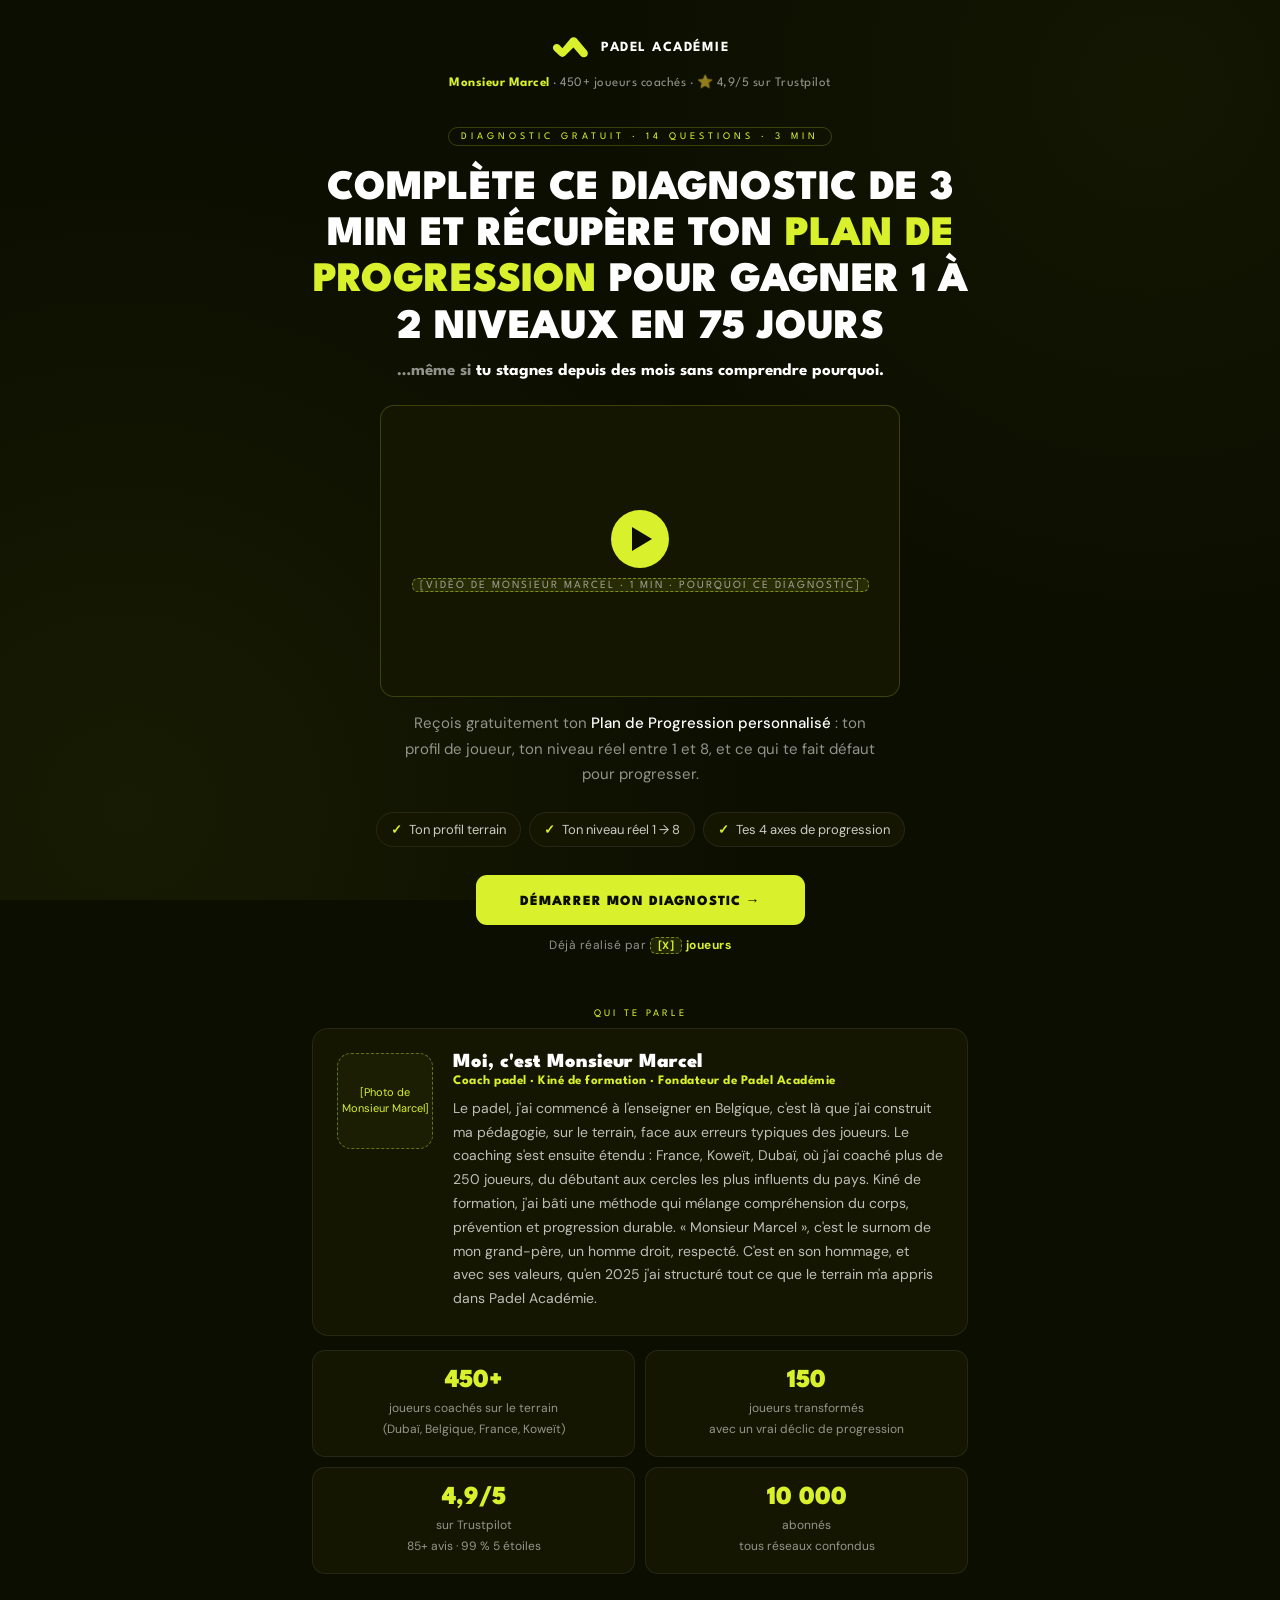
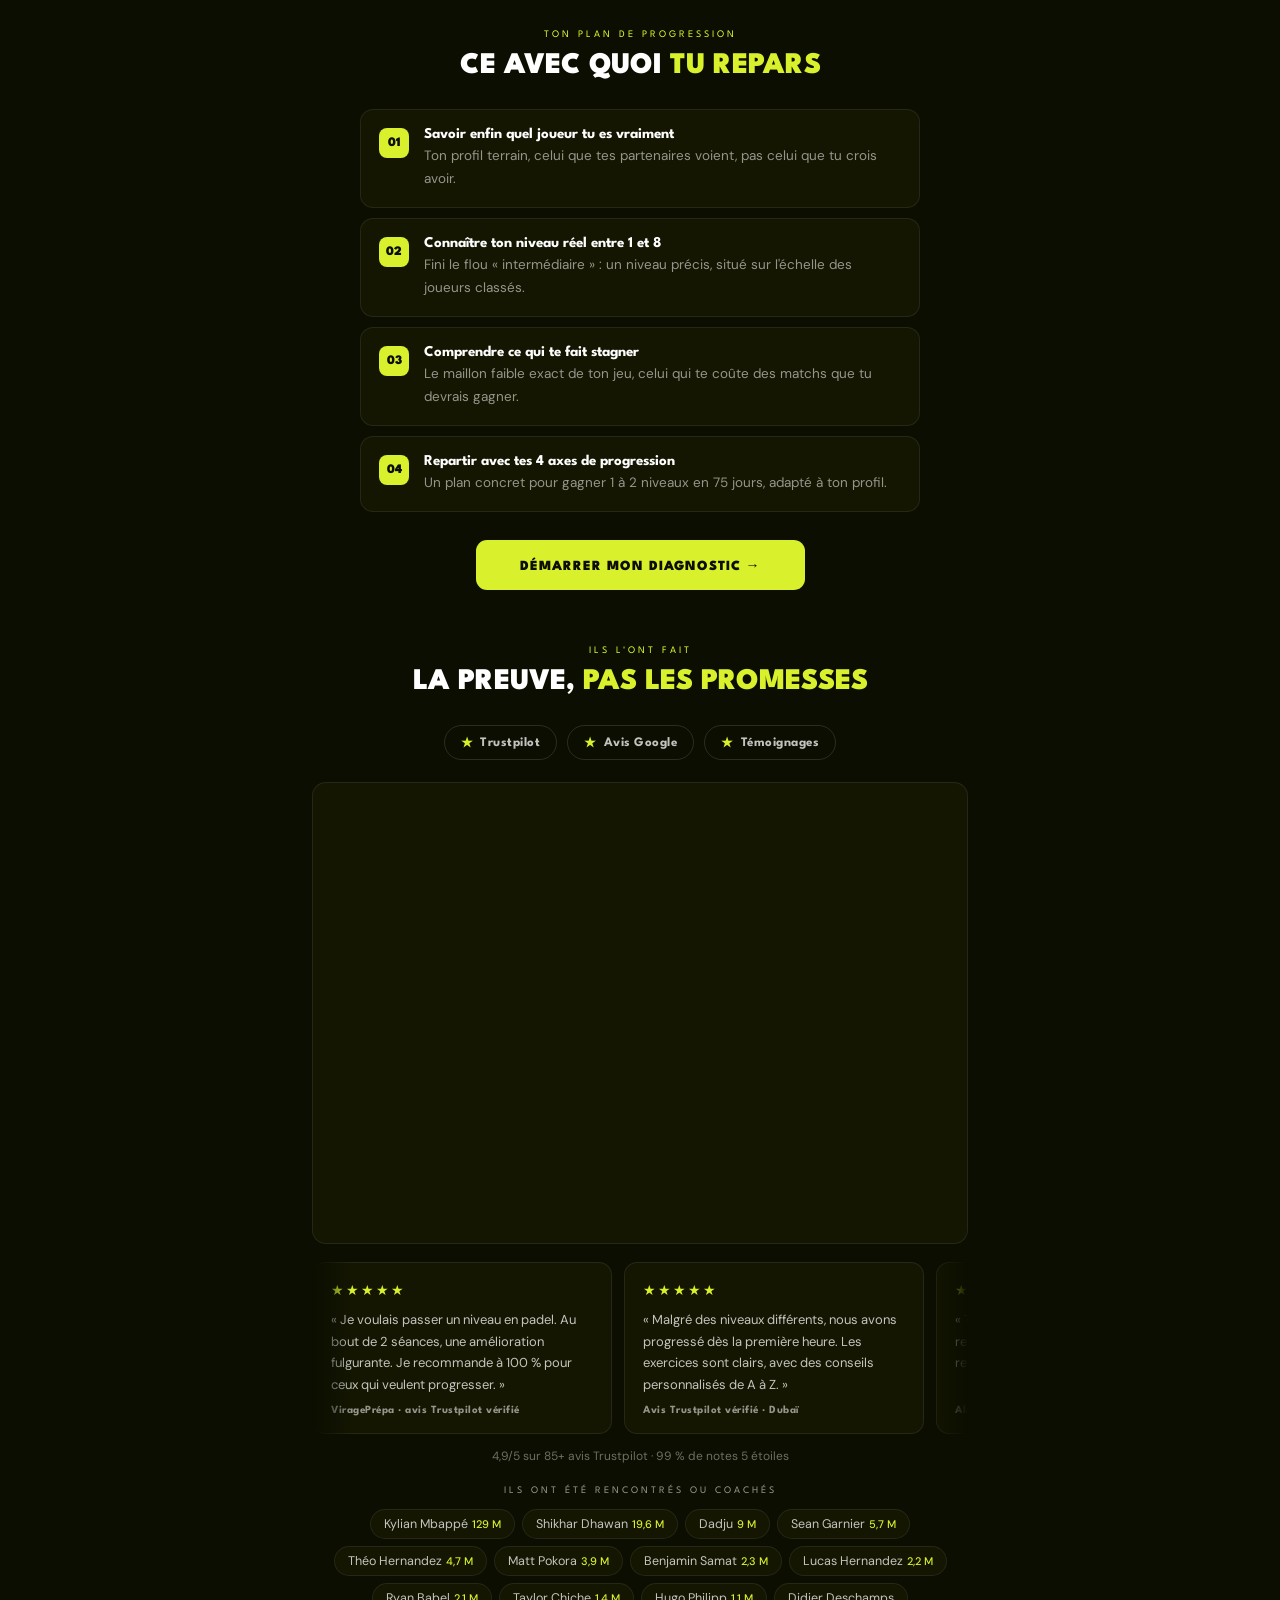
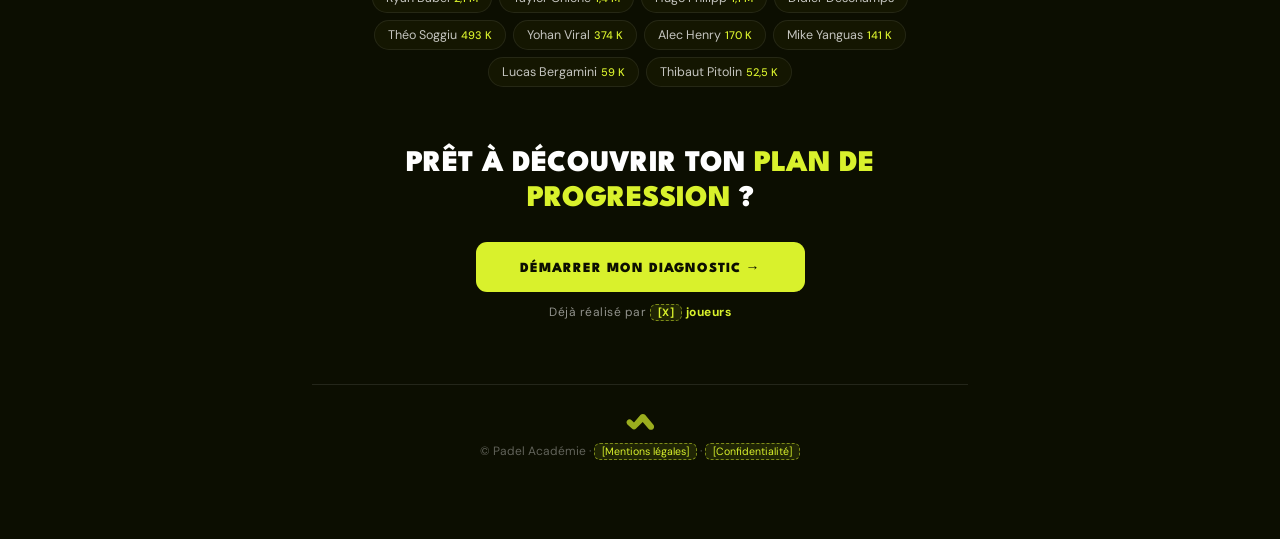
<file: funnel-v7/sources/lp-quiz-v7.source.html>
<!DOCTYPE html>
<!-- ⚠️ CHIFFRES À VÉRIFIER AVANT MISE EN LIGNE (retour Louis 29/07) :
     nombre d'avis · note Trustpilot · joueurs coachés (450+) · joueurs transformés (150) · abonnés (10 000) -->

<html lang="fr">
<head>
<meta charset="UTF-8">
<meta name="viewport" content="width=device-width, initial-scale=1.0">
<title>Gagne 1 à 2 niveaux en 75 jours : Padel Académie</title>
<link href="https://fonts.googleapis.com/css2?family=League+Spartan:wght@400;700;900&family=DM+Sans:wght@300;400;500&display=swap" rel="stylesheet">
<style>
:root{--lime:#D9F12C;--dark:#0C0E01;--dark2:#141601;--dark3:#1c1e04;--white:#fff;--wd:rgba(255,255,255,.55);--wf:rgba(255,255,255,.1);--lg:rgba(217,241,44,.07)}
*{margin:0;padding:0;box-sizing:border-box}
html{scroll-behavior:smooth}
body{background:var(--dark);color:var(--white);font-family:'DM Sans',sans-serif;min-height:100vh;overflow-x:hidden}
body::before{content:'';position:fixed;inset:0;z-index:0;background-image:radial-gradient(circle at 10% 90%,rgba(217,241,44,.06) 0%,transparent 50%),radial-gradient(circle at 90% 10%,rgba(217,241,44,.04) 0%,transparent 45%);pointer-events:none}
.wrap{position:relative;z-index:1;max-width:700px;margin:0 auto;padding:36px 22px 80px}
.logo{display:flex;align-items:center;gap:12px}
.logo svg{width:38px;height:auto}
.logo-txt{font-family:'League Spartan',sans-serif;font-weight:700;font-size:14px;letter-spacing:1.5px;text-transform:uppercase}
.ph{background:rgba(217,241,44,.1);border:1px dashed rgba(217,241,44,.5);color:var(--lime);border-radius:6px;padding:1px 7px;font-size:.88em}

/* ---------- landing ---------- */
.lp-head{display:flex;flex-direction:column;align-items:center;gap:16px;text-align:center;margin-bottom:34px}
.autorite{font-family:'League Spartan',sans-serif;font-size:13px;letter-spacing:.5px;color:var(--wd)}
.autorite b{color:var(--lime);font-weight:700}
.hero{text-align:center;animation:up .5s ease forwards}
.itag{display:inline-block;font-family:'League Spartan',sans-serif;font-size:10px;color:var(--lime);letter-spacing:4px;text-transform:uppercase;padding:4px 12px;border:1px solid rgba(217,241,44,.22);border-radius:20px;margin-bottom:20px}
.hero h1{font-family:'League Spartan',sans-serif;font-weight:900;text-transform:uppercase;font-size:clamp(30px,7vw,42px);line-height:1.1;margin-bottom:12px}
.hero h1 span{color:var(--lime)}
.hero .memesi{font-family:'League Spartan',sans-serif;font-weight:700;font-size:17px;color:var(--wd);margin-bottom:26px}
.hero .memesi em{color:var(--white);font-style:normal}
.video-cadre{max-width:520px;margin:0 auto 14px;aspect-ratio:16/9;border-radius:14px;border:1px solid rgba(217,241,44,.2);background:var(--dark2);display:flex;flex-direction:column;align-items:center;justify-content:center;gap:10px;cursor:pointer;transition:border-color .2s}
.video-cadre:hover{border-color:rgba(217,241,44,.5)}
.video-cadre .play{width:58px;height:58px;border-radius:50%;background:var(--lime);display:flex;align-items:center;justify-content:center}
.video-cadre .play svg{margin-left:4px}
.video-cadre .vlbl{font-family:'League Spartan',sans-serif;font-size:11px;letter-spacing:2px;text-transform:uppercase;color:var(--wd)}
.soustitre{color:var(--wd);font-size:15px;line-height:1.7;max-width:480px;margin:0 auto 24px}
.soustitre b{color:var(--white);font-weight:500}
.minibens{display:flex;flex-wrap:wrap;justify-content:center;gap:8px;margin-bottom:28px}
.mb{display:inline-flex;align-items:center;gap:7px;padding:8px 14px;background:var(--dark2);border:1px solid rgba(255,255,255,.08);border-radius:20px;font-size:13px;color:rgba(255,255,255,.78)}
.mb::before{content:'✓';color:var(--lime);font-weight:900}
.bstart{padding:17px 44px;background:var(--lime);border:none;border-radius:11px;font-family:'League Spartan',sans-serif;font-weight:900;font-size:14px;color:var(--dark);cursor:pointer;letter-spacing:1px;text-transform:uppercase;transition:all .2s;display:inline-block;text-decoration:none}
.bstart:hover{transform:translateY(-2px);box-shadow:0 8px 24px rgba(217,241,44,.28)}
.deja{margin-top:12px;font-size:12px;color:var(--wd);letter-spacing:.5px}
.deja b{color:var(--lime)}

section{margin-top:56px}
.sec-tag{font-family:'League Spartan',sans-serif;font-size:10px;color:var(--lime);letter-spacing:3px;text-transform:uppercase;text-align:center;margin-bottom:10px}
.sec-titre{font-family:'League Spartan',sans-serif;font-weight:900;text-transform:uppercase;font-size:clamp(22px,5vw,30px);line-height:1.15;text-align:center;margin-bottom:26px}
.sec-titre span{color:var(--lime)}

/* bio */
.bio{display:flex;gap:20px;background:var(--dark2);border:1px solid rgba(255,255,255,.08);border-radius:16px;padding:24px;align-items:flex-start}
.bio-photo{flex:0 0 96px;width:96px;height:96px;border-radius:14px;background:var(--dark3);border:1px dashed rgba(217,241,44,.4);display:flex;align-items:center;justify-content:center;font-size:11px;color:var(--lime);text-align:center;line-height:1.4}
.bio h3{font-family:'League Spartan',sans-serif;font-weight:900;font-size:20px;margin-bottom:4px}
.bio .brole{font-size:13px;color:var(--lime);margin-bottom:10px;font-family:'League Spartan',sans-serif;font-weight:700;letter-spacing:.5px}
.bio p{font-size:14px;color:rgba(255,255,255,.72);line-height:1.7}
.statgrid{display:grid;grid-template-columns:repeat(2,1fr);gap:10px;margin-top:14px}
.stat{background:var(--dark2);border:1px solid rgba(255,255,255,.08);border-radius:13px;padding:18px 14px;text-align:center}
.stat .sn{font-family:'League Spartan',sans-serif;font-weight:900;font-size:26px;color:var(--lime);display:block;margin-bottom:3px}
.stat .sl{font-size:12px;color:var(--wd);line-height:1.4}

/* plan */
.planlist{display:flex;flex-direction:column;gap:10px;max-width:560px;margin:0 auto}
.pl{display:flex;gap:15px;align-items:flex-start;background:var(--dark2);border:1px solid rgba(255,255,255,.08);border-radius:13px;padding:17px 18px}
.pl .num{font-family:'League Spartan',sans-serif;font-weight:900;font-size:13px;color:var(--dark);background:var(--lime);border-radius:8px;width:30px;height:30px;display:flex;align-items:center;justify-content:center;flex-shrink:0;margin-top:1px}
.pl b{display:block;font-family:'League Spartan',sans-serif;font-weight:700;font-size:15px;margin-bottom:3px}
.pl span{font-size:13.5px;color:var(--wd);line-height:1.55}
.pg{display:grid;grid-template-columns:1fr 1fr;gap:9px;margin-top:22px;text-align:left}
.pc{background:var(--dark2);border:1px solid rgba(255,255,255,.07);border-radius:11px;padding:15px}
.pc .em{font-size:22px;margin-bottom:7px;display:block}
.pc .pn{font-family:'League Spartan',sans-serif;font-weight:700;font-size:13px;margin-bottom:3px}
.pc .pd{font-size:12px;color:var(--wd);line-height:1.5}
.lvlp{display:flex;justify-content:center;gap:6px;margin-top:18px;flex-wrap:wrap}
.ld{width:32px;height:32px;border-radius:8px;display:flex;align-items:center;justify-content:center;font-family:'League Spartan',sans-serif;font-weight:900;font-size:11px}

/* preuve sociale */
.avis{display:flex;justify-content:center;gap:10px;flex-wrap:wrap;margin-bottom:22px}
.avis a{display:inline-flex;align-items:center;gap:7px;padding:9px 16px;border:1px solid rgba(255,255,255,.13);border-radius:20px;color:rgba(255,255,255,.75);font-size:13px;text-decoration:none;transition:all .2s;font-family:'League Spartan',sans-serif;font-weight:700;letter-spacing:.5px}
.avis a:hover{border-color:rgba(217,241,44,.35);color:var(--white)}
.avis .star{color:var(--lime)}
.senja-bloc{border-radius:14px;overflow:hidden;border:1px solid rgba(255,255,255,.08);background:var(--dark2);margin-bottom:18px}
.senja-bloc iframe{display:block;width:100%;height:460px;border:0;background:transparent}
.marquee{overflow:hidden;position:relative;margin-bottom:14px;-webkit-mask-image:linear-gradient(90deg,transparent,#000 6%,#000 94%,transparent);mask-image:linear-gradient(90deg,transparent,#000 6%,#000 94%,transparent)}
.marquee-piste{display:flex;gap:12px;width:max-content;animation:defile 36s linear infinite}
.marquee:hover .marquee-piste{animation-play-state:paused}
@keyframes defile{from{transform:translateX(0)}to{transform:translateX(-50%)}}
@media (prefers-reduced-motion:reduce){.marquee-piste{animation:none}}
.rv{flex:0 0 300px;background:var(--dark2);border:1px solid rgba(255,255,255,.08);border-radius:13px;padding:18px;display:flex;flex-direction:column;gap:10px}
.rv-stars{color:var(--lime);font-size:14px;letter-spacing:2px}
.rv p{font-size:13px;color:rgba(255,255,255,.75);line-height:1.65;flex:1}
.rv-auteur{font-family:'League Spartan',sans-serif;font-size:11px;font-weight:700;letter-spacing:.5px;color:var(--wd)}
.names{display:flex;flex-wrap:wrap;justify-content:center;gap:7px}
.slbl{font-family:'League Spartan',sans-serif;font-size:10px;color:var(--wd);letter-spacing:3px;text-transform:uppercase;margin-bottom:14px;text-align:center}
.nm{padding:6px 13px;background:var(--dark2);border:1px solid rgba(255,255,255,.08);border-radius:20px;font-size:12.5px;color:rgba(255,255,255,.75)}
.nm b{color:var(--lime);font-weight:500;margin-left:4px;font-size:11px}

/* final + footer */
.final{text-align:center;margin-top:60px}
footer{margin-top:64px;padding-top:28px;border-top:1px solid var(--wf);display:flex;flex-direction:column;align-items:center;gap:12px;text-align:center;color:rgba(255,255,255,.35);font-size:12px}

/* ---------- quiz ---------- */
.prog-wrap{margin-bottom:36px}
.prog-meta{display:flex;justify-content:space-between;margin-bottom:9px}
.prog-lbl{font-family:'League Spartan',sans-serif;font-size:10px;color:var(--wd);letter-spacing:3px;text-transform:uppercase}
.prog-num{font-family:'League Spartan',sans-serif;font-weight:900;font-size:12px;color:var(--lime)}
.prog-bar{height:2px;background:var(--wf);border-radius:2px;overflow:hidden}
.prog-fill{height:100%;background:var(--lime);border-radius:2px;transition:width .5s cubic-bezier(.4,0,.2,1)}
.sdiv{display:flex;align-items:center;gap:12px;margin:4px 0 22px}
.sdiv span{font-family:'League Spartan',sans-serif;font-size:10px;color:var(--lime);letter-spacing:3px;text-transform:uppercase;white-space:nowrap}
.sdiv::before,.sdiv::after{content:'';flex:1;height:1px;background:rgba(217,241,44,.2)}
.qb{animation:up .4s ease forwards}
@keyframes up{from{opacity:0;transform:translateY(16px)}to{opacity:1;transform:translateY(0)}}
.qcat{display:inline-block;font-family:'League Spartan',sans-serif;font-size:10px;color:var(--lime);letter-spacing:4px;text-transform:uppercase;padding:4px 11px;border:1px solid rgba(217,241,44,.22);border-radius:20px;margin-bottom:16px}
.qtxt{font-family:'League Spartan',sans-serif;font-weight:700;font-size:22px;line-height:1.25;margin-bottom:26px}
.opts{display:flex;flex-direction:column;gap:9px}
.opt{display:flex;align-items:flex-start;gap:13px;padding:15px 17px;background:var(--dark2);border:1px solid rgba(255,255,255,.07);border-radius:11px;cursor:pointer;transition:all .18s;position:relative;overflow:hidden}
.opt::before{content:'';position:absolute;inset:0;background:var(--lg);opacity:0;transition:opacity .18s}
.opt:hover{border-color:rgba(217,241,44,.22)}.opt:hover::before{opacity:1}
.opt.sel{border-color:var(--lime);background:var(--dark3)}.opt.sel::before{opacity:1}
.ol{width:29px;height:29px;flex-shrink:0;border:1px solid rgba(255,255,255,.16);border-radius:7px;display:flex;align-items:center;justify-content:center;font-family:'League Spartan',sans-serif;font-weight:700;font-size:12px;color:var(--wd);transition:all .18s;margin-top:1px}
.opt.sel .ol{background:var(--lime);border-color:var(--lime);color:var(--dark)}
.otxt{font-size:15px;line-height:1.5;position:relative;z-index:1}
.btnn{margin-top:26px;width:100%;padding:16px;background:var(--lime);border:none;border-radius:11px;font-family:'League Spartan',sans-serif;font-weight:900;font-size:14px;color:var(--dark);cursor:pointer;letter-spacing:1px;text-transform:uppercase;transition:all .2s;opacity:0;pointer-events:none}
.btnn.vis{opacity:1;pointer-events:all;animation:up .3s ease forwards}
.btnn:hover{transform:translateY(-2px);box-shadow:0 8px 24px rgba(217,241,44,.22)}

/* optin */
.optin{animation:up .5s ease forwards;max-width:460px;margin:0 auto}
.optin h2{font-family:'League Spartan',sans-serif;font-weight:900;text-transform:uppercase;font-size:26px;line-height:1.15;margin-bottom:10px;text-align:center}
.optin h2 span{color:var(--lime)}
.optin .oaide{color:var(--wd);font-size:14px;line-height:1.6;text-align:center;margin-bottom:24px}
.champ{margin-bottom:13px}
.champ label{display:block;font-family:'League Spartan',sans-serif;font-size:10px;font-weight:700;letter-spacing:2.5px;text-transform:uppercase;color:var(--lime);margin-bottom:7px}
.champ input{width:100%;background:var(--dark2);border:1px solid rgba(255,255,255,.1);border-radius:11px;padding:14px 16px;color:var(--white);font-family:'DM Sans',sans-serif;font-size:15px}
.champ input:focus{outline:none;border-color:var(--lime)}
.rgpd{display:flex;gap:10px;align-items:flex-start;font-size:12px;color:var(--wd);line-height:1.5;margin:16px 0 20px;cursor:pointer}
.rgpd input{margin-top:2px;accent-color:var(--lime);width:16px;height:16px;flex-shrink:0}
.oerr{color:#FF8A8A;font-size:13px;margin-bottom:12px;display:none;text-align:center}
.olock{display:flex;align-items:center;justify-content:center;gap:8px;margin-top:14px;font-size:11px;color:rgba(255,255,255,.35)}

/* résultat */
.res{animation:up .5s ease forwards}
.rtop{display:grid;grid-template-columns:1fr 1fr;gap:14px;margin-bottom:20px}
.rp{background:var(--dark2);border:1px solid rgba(255,255,255,.08);border-radius:14px;padding:22px;text-align:center}
.rl{border-radius:14px;padding:22px;text-align:center}
.rem{font-size:48px;margin-bottom:10px;display:block}
.rtag2{font-family:'League Spartan',sans-serif;font-size:9px;color:var(--wd);letter-spacing:3px;text-transform:uppercase;margin-bottom:6px}
.rname{font-family:'League Spartan',sans-serif;font-weight:900;font-size:20px;line-height:1.1;margin-bottom:4px}
.rsub{font-size:12px;color:var(--wd);line-height:1.5}
.rlnum{font-family:'League Spartan',sans-serif;font-weight:900;font-size:56px;line-height:1;margin-bottom:2px}
.rlname{font-family:'League Spartan',sans-serif;font-weight:700;font-size:16px;margin-bottom:6px}
.rc{background:var(--dark2);border:1px solid rgba(255,255,255,.08);border-radius:13px;padding:22px;margin-bottom:12px}
.rc h3{font-family:'League Spartan',sans-serif;font-weight:700;font-size:10px;color:var(--lime);margin-bottom:13px;text-transform:uppercase;letter-spacing:3px}
.rc p{color:rgba(255,255,255,.72);font-size:14px;line-height:1.75}
.tg{display:grid;grid-template-columns:1fr 1fr;gap:7px}
.tr{background:rgba(255,255,255,.04);border:1px solid rgba(255,255,255,.08);border-radius:7px;padding:9px 13px;font-size:13px;display:flex;align-items:center;gap:7px}
.tr::before{content:'';width:5px;height:5px;background:var(--lime);border-radius:50%;flex-shrink:0}
.rc ul{list-style:none}
.rc ul li{padding:7px 0;border-bottom:1px solid var(--wf);font-size:14px;display:flex;align-items:flex-start;gap:9px;line-height:1.5}
.rc ul li:last-child{border-bottom:none}
.rc ul li::before{content:'>';color:var(--lime);flex-shrink:0;margin-top:1px;font-weight:900}
.rcta{margin-top:22px;background:linear-gradient(135deg,rgba(217,241,44,.1) 0%,rgba(217,241,44,.03) 100%);border:1px solid rgba(217,241,44,.2);border-radius:13px;padding:24px;text-align:center}
.rcta h3{font-family:'League Spartan',sans-serif;font-weight:900;font-size:18px;margin-bottom:9px}
.rcta p{color:var(--wd);font-size:13px;line-height:1.6;margin-bottom:16px}
.ctab{display:flex;flex-direction:column;gap:9px}
.c1{padding:14px;background:var(--lime);border:none;border-radius:9px;font-family:'League Spartan',sans-serif;font-weight:900;font-size:13px;color:var(--dark);cursor:pointer;letter-spacing:1px;text-transform:uppercase;text-decoration:none;display:block;transition:all .2s}
.c1:hover{transform:translateY(-2px);box-shadow:0 8px 22px rgba(217,241,44,.22)}
.c2{padding:14px;background:transparent;border:1px solid rgba(255,255,255,.13);border-radius:9px;font-family:'League Spartan',sans-serif;font-weight:700;font-size:13px;color:var(--white);cursor:pointer;letter-spacing:1px;text-transform:uppercase;text-decoration:none;display:block;transition:all .2s}
.c2:hover{border-color:rgba(217,241,44,.32)}
.hidden{display:none!important}
@media(max-width:520px){.rtop,.tg,.statgrid{grid-template-columns:1fr}.bio{flex-direction:column;align-items:center;text-align:center}}
</style>
</head>
<body>
<div class="wrap">

<!-- ================================================================
     LANDING, structure du framework :
     logo → autorité → promesse → vidéo → sous-titre → bénéfices → CTA
     → bio + stats → plan nommé → CTA → preuve sociale → titre final → CTA
     ================================================================ -->
<div id="landing">

  <div class="lp-head">
    <div class="logo">
      <svg viewBox="0 0 100 58" fill="none" aria-hidden="true"><path d="M8 38 C4 34 4 28 8 24 C12 20 18 20 22 24 L30 32 L52 6 C56 2 63 2 67 6 L94 38 C98 42 98 49 94 53 C90 57 83 57 79 53 L59 30 L37 52 C33 56 27 56 23 52 Z" fill="#D9F12C"/></svg>
      <span class="logo-txt">Padel Académie</span>
    </div>
    <div class="autorite"><b>Monsieur Marcel</b> · 450+ joueurs coachés · ⭐ 4,9/5 sur Trustpilot</div>
  </div>

  <div class="hero">
    <div class="itag">Diagnostic gratuit · 14 questions · 3 min</div>
    <h1>Complète ce diagnostic de 3 min et récupère ton <span>Plan de Progression</span> pour gagner 1 à 2 niveaux en 75 jours</h1>
    <p class="memesi">…même si <em>tu stagnes depuis des mois sans comprendre pourquoi.</em></p>

    <!-- [VIDÉO 1 MIN DE LOUIS : pourquoi ce diagnostic, remplacer par l'embed] -->
    <div class="video-cadre">
      <div class="play"><svg width="20" height="24" viewBox="0 0 20 24" fill="none"><path d="M0 0 L20 12 L0 24 Z" fill="#0C0E01"/></svg></div>
      <span class="vlbl ph">[Vidéo de Monsieur Marcel · 1 min · pourquoi ce diagnostic]</span>
    </div>

    <p class="soustitre">Reçois gratuitement ton <b>Plan de Progression personnalisé</b> : ton profil de joueur, ton niveau réel entre 1 et 8, et ce qui te fait défaut pour progresser.</p>

    <div class="minibens">
      <span class="mb">Ton profil terrain</span>
      <span class="mb">Ton niveau réel 1 → 8</span>
      <span class="mb">Tes 4 axes de progression</span>
    </div>

    <button class="bstart" onclick="go()">Démarrer mon diagnostic →</button>
    <div class="deja">Déjà réalisé par <b><span class="ph">[X]</span> joueurs</b></div>
  </div>

  <!-- ======== BIO + STATS ======== -->
  <section>
    <div class="sec-tag">Qui te parle</div>
    <div class="bio">
      <div class="bio-photo">[Photo de Monsieur Marcel]</div>
      <div>
        <h3>Moi, c'est Monsieur Marcel</h3>
        <div class="brole">Coach padel · Kiné de formation · Fondateur de Padel Académie</div>
        <p>Le padel, j'ai commencé à l'enseigner en Belgique, c'est là que j'ai construit ma pédagogie, sur le terrain, face aux erreurs typiques des joueurs. Le coaching s'est ensuite étendu : France, Koweït, Dubaï, où j'ai coaché plus de 250 joueurs, du débutant aux cercles les plus influents du pays. Kiné de formation, j'ai bâti une méthode qui mélange compréhension du corps, prévention et progression durable. « Monsieur Marcel », c'est le surnom de mon grand-père, un homme droit, respecté. C'est en son hommage, et avec ses valeurs, qu'en 2025 j'ai structuré tout ce que le terrain m'a appris dans Padel Académie.</p>
      </div>
    </div>
    <div class="statgrid">
      <div class="stat"><span class="sn">450+</span><span class="sl">joueurs coachés sur le terrain<br>(Dubaï, Belgique, France, Koweït)</span></div>
      <div class="stat"><span class="sn">150</span><span class="sl">joueurs transformés<br>avec un vrai déclic de progression</span></div>
      <div class="stat"><span class="sn">4,9/5</span><span class="sl">sur Trustpilot<br>85+ avis · 99 % 5 étoiles</span></div>
      <div class="stat"><span class="sn">10 000</span><span class="sl">abonnés<br>tous réseaux confondus</span></div>
    </div>
  </section>

  <!-- ======== LE PLAN NOMMÉ ======== -->
  <section>
    <div class="sec-tag">Ton Plan de Progression</div>
    <h2 class="sec-titre">Ce avec quoi <span>tu repars</span></h2>
    <div class="planlist">
      <div class="pl"><div class="num">01</div><div><b>Savoir enfin quel joueur tu es vraiment</b><span>Ton profil terrain, celui que tes partenaires voient, pas celui que tu crois avoir.</span></div></div>
      <div class="pl"><div class="num">02</div><div><b>Connaître ton niveau réel entre 1 et 8</b><span>Fini le flou « intermédiaire » : un niveau précis, situé sur l'échelle des joueurs classés.</span></div></div>
      <div class="pl"><div class="num">03</div><div><b>Comprendre ce qui te fait stagner</b><span>Le maillon faible exact de ton jeu, celui qui te coûte des matchs que tu devrais gagner.</span></div></div>
      <div class="pl"><div class="num">04</div><div><b>Repartir avec tes 4 axes de progression</b><span>Un plan concret pour gagner 1 à 2 niveaux en 75 jours, adapté à ton profil.</span></div></div>
    </div>

    <div style="text-align:center;margin-top:28px">
      <button class="bstart" onclick="go()">Démarrer mon diagnostic →</button>
    </div>
  </section>

  <!-- ======== PREUVE SOCIALE ======== -->
  <section>
    <div class="sec-tag">Ils l'ont fait</div>
    <h2 class="sec-titre">La preuve, <span>pas les promesses</span></h2>
    <div class="avis">
      <a href="https://www.trustpilot.com/review/padeltherapy.systeme.io" target="_blank" rel="noopener"><span class="star">★</span> Trustpilot</a>
      <a href="https://maps.app.goo.gl/CaS4HRpNN4U9w8Nj6" target="_blank" rel="noopener"><span class="star">★</span> Avis Google</a>
      <a href="https://senja.io/p/padel/eNr041E" target="_blank" rel="noopener"><span class="star">★</span> Témoignages</a>
    </div>
    <!-- ==== 1. TÉMOIGNAGES VIDÉO (priorité), mur Senja embarqué ==== -->
    <!-- Pour un rendu 100% propre : dans le dashboard Senja, créer un widget
         "Vidéos uniquement" et coller son code d'embed officiel à la place de l'iframe. -->
    <div class="senja-bloc">
      <iframe src="https://senja.io/p/padel/eNr041E?hideNavigation=on&embed=on" title="Témoignages vidéo Padel Académie" loading="lazy" allow="autoplay; fullscreen"></iframe>
    </div>

    <!-- ==== 2. AVIS TEXTE, défilement automatique ==== -->
    <div class="marquee" aria-label="Avis clients Trustpilot">
      <div class="marquee-piste">
        <div class="rv"><div class="rv-stars">★★★★★</div><p>« Je voulais passer un niveau en padel. Au bout de 2 séances, une amélioration fulgurante. Je recommande à 100 % pour ceux qui veulent progresser. »</p><div class="rv-auteur">ViragePrépa · avis Trustpilot vérifié</div></div>
        <div class="rv"><div class="rv-stars">★★★★★</div><p>« Malgré des niveaux différents, nous avons progressé dès la première heure. Les exercices sont clairs, avec des conseils personnalisés de A à Z. »</p><div class="rv-auteur">Avis Trustpilot vérifié · Dubaï</div></div>
        <div class="rv"><div class="rv-stars">★★★★★</div><p>« Très professionnel, et en même temps il rend ça fun. Une super technique, je recommande vivement. »</p><div class="rv-auteur">Alejandra A. · avis Trustpilot</div></div>
        <div class="rv"><div class="rv-stars">★★★★★</div><p>« Je voulais passer un niveau en padel. Au bout de 2 séances, une amélioration fulgurante. Je recommande à 100 % pour ceux qui veulent progresser. »</p><div class="rv-auteur">ViragePrépa · avis Trustpilot vérifié</div></div>
        <div class="rv"><div class="rv-stars">★★★★★</div><p>« Malgré des niveaux différents, nous avons progressé dès la première heure. Les exercices sont clairs, avec des conseils personnalisés de A à Z. »</p><div class="rv-auteur">Avis Trustpilot vérifié · Dubaï</div></div>
        <div class="rv"><div class="rv-stars">★★★★★</div><p>« Très professionnel, et en même temps il rend ça fun. Une super technique, je recommande vivement. »</p><div class="rv-auteur">Alejandra A. · avis Trustpilot</div></div>
      </div>
    </div>
    <div style="text-align:center;font-size:12px;color:rgba(255,255,255,.4);margin-bottom:22px">4,9/5 sur 85+ avis Trustpilot · 99 % de notes 5 étoiles</div>
    <div class="slbl">Ils ont été rencontrés ou coachés</div>
    <div class="names">
      <span class="nm">Kylian Mbappé<b>129 M</b></span>
      <span class="nm">Shikhar Dhawan<b>19,6 M</b></span>
      <span class="nm">Dadju<b>9 M</b></span>
      <span class="nm">Sean Garnier<b>5,7 M</b></span>
      <span class="nm">Théo Hernandez<b>4,7 M</b></span>
      <span class="nm">Matt Pokora<b>3,9 M</b></span>
      <span class="nm">Benjamin Samat<b>2,3 M</b></span>
      <span class="nm">Lucas Hernandez<b>2,2 M</b></span>
      <span class="nm">Ryan Babel<b>2,1 M</b></span>
      <span class="nm">Taylor Chiche<b>1,4 M</b></span>
      <span class="nm">Hugo Philipp<b>1,1 M</b></span>
      <span class="nm">Didier Deschamps</span>
      <span class="nm">Théo Soggiu<b>493 K</b></span>
      <span class="nm">Yohan Viral<b>374 K</b></span>
      <span class="nm">Alec Henry<b>170 K</b></span>
      <span class="nm">Mike Yanguas<b>141 K</b></span>
      <span class="nm">Lucas Bergamini<b>59 K</b></span>
      <span class="nm">Thibaut Pitolin<b>52,5 K</b></span>
    </div>
  </section>

  <!-- ======== TITRE FINAL + CTA ======== -->
  <div class="final">
    <h2 class="sec-titre">Prêt à découvrir ton <span>Plan de Progression</span> ?</h2>
    <button class="bstart" onclick="go()">Démarrer mon diagnostic →</button>
    <div class="deja">Déjà réalisé par <b><span class="ph">[X]</span> joueurs</b></div>
  </div>

  <footer>
    <svg viewBox="0 0 100 58" fill="none" style="width:30px;opacity:.7"><path d="M8 38 C4 34 4 28 8 24 C12 20 18 20 22 24 L30 32 L52 6 C56 2 63 2 67 6 L94 38 C98 42 98 49 94 53 C90 57 83 57 79 53 L59 30 L37 52 C33 56 27 56 23 52 Z" fill="#D9F12C"/></svg>
    <div>© Padel Académie · <span class="ph">[Mentions légales]</span> · <span class="ph">[Confidentialité]</span></div>
  </footer>

</div>

<!-- ================================================================ QUIZ -->
<style>
/* styles additionnels parcours framework */
.stmt{border-left:3px solid var(--lime);padding-left:18px;margin-bottom:28px}
.stmt p{font-family:'League Spartan',sans-serif;font-weight:700;font-size:21px;line-height:1.35}
.stmt .stmt-sub{font-family:'DM Sans',sans-serif;font-weight:400;font-size:14px;color:var(--wd);margin-top:10px;line-height:1.6}
.btn-stmt{margin-top:0;opacity:1;pointer-events:all}
.ech-item{margin-bottom:22px}
.ech-item p{font-size:15px;line-height:1.5;margin-bottom:10px}
.ech-notes{display:grid;grid-template-columns:repeat(5,1fr);gap:7px}
.note{background:var(--dark2);border:1px solid rgba(255,255,255,.1);color:var(--white);border-radius:9px;padding:12px 0;font-family:'League Spartan',sans-serif;font-weight:700;font-size:15px;cursor:pointer;transition:all .15s;text-align:center}
.note:hover{border-color:rgba(217,241,44,.4)}
.note.choisi{background:var(--lime);color:var(--dark);border-color:var(--lime)}
.ech-legende{display:flex;justify-content:space-between;font-size:11px;color:rgba(255,255,255,.35);margin-bottom:24px}
.preuve-card{background:var(--dark2);border:1px solid rgba(255,255,255,.08);border-radius:12px;padding:16px 18px;margin-bottom:10px}
.preuve-card .pstars{color:var(--lime);font-size:13px;letter-spacing:2px;margin-bottom:7px}
.preuve-card p{font-size:13.5px;color:rgba(255,255,255,.78);line-height:1.6}
.preuve-card .pa{font-family:'League Spartan',sans-serif;font-size:11px;font-weight:700;color:var(--wd);margin-top:8px}
.confirm{text-align:center;animation:up .5s ease forwards;max-width:440px;margin:0 auto}
.confirm .badge-ok{width:74px;height:74px;border-radius:50%;background:var(--lime);margin:0 auto 22px;display:flex;align-items:center;justify-content:center}
.confirm h2{font-family:'League Spartan',sans-serif;font-weight:900;text-transform:uppercase;font-size:28px;line-height:1.15;margin-bottom:12px}
.confirm h2 span{color:var(--lime)}
.confirm p{color:var(--wd);font-size:15px;line-height:1.7}
.confirm .wa-hint{margin-top:22px;display:inline-flex;align-items:center;gap:9px;padding:12px 20px;background:var(--dark2);border:1px solid rgba(217,241,44,.25);border-radius:12px;font-size:13.5px;color:rgba(255,255,255,.8)}
</style>

<div id="quiz" class="hidden">
  <div class="logo" style="margin-bottom:34px">
    <svg viewBox="0 0 100 58" fill="none" style="width:30px"><path d="M8 38 C4 34 4 28 8 24 C12 20 18 20 22 24 L30 32 L52 6 C56 2 63 2 67 6 L94 38 C98 42 98 49 94 53 C90 57 83 57 79 53 L59 30 L37 52 C33 56 27 56 23 52 Z" fill="#D9F12C"/></svg>
    <span class="logo-txt">Padel Académie</span>
  </div>
  <div class="prog-wrap">
    <div class="prog-meta"><span class="prog-lbl" id="pl">Diagnostic</span><span class="prog-num" id="pn"></span></div>
    <div class="prog-bar"><div class="prog-fill" id="pf" style="width:4%"></div></div>
  </div>
  <div id="qb" class="qb"></div>
  <button class="btnn" id="bn" onclick="nxt()">Continuer →</button>
</div>

<!-- ============ 15 · OPTIN ============ -->
<div id="optin" class="hidden optin">
  <div style="text-align:center;margin-bottom:18px"><div class="itag">Dernière étape</div></div>
  <h2>Ton Plan de Progression arrive sur <span>WhatsApp</span> dans 2 minutes.</h2>
  <p class="oaide">Ton profil de joueur, ton niveau réel entre 1 et 8, et ton plan pour gagner 1 à 2 niveaux en 75 jours. Dis-nous où l'envoyer :</p>
  <div class="champ"><label for="f-prenom">Ton prénom</label><input id="f-prenom" autocomplete="given-name"></div>
  <div class="champ"><label for="f-email">Ton email</label><input id="f-email" type="email" autocomplete="email"></div>
  <div class="champ"><label for="f-wa">Ton numéro WhatsApp</label><input id="f-wa" type="tel" autocomplete="tel" placeholder="+33 6 …"></div>
  <label class="rgpd"><input type="checkbox" id="f-rgpd"><span>J'accepte de recevoir mon Plan de Progression et les conseils de Padel Académie sur WhatsApp et par email. Désinscription en un message.</span></label>
  <p class="oerr" id="f-err"></p>
  <button class="bstart" style="width:100%" onclick="submitLead()">Recevoir mon Plan de Progression →</button>
  <div class="olock">🔒 Tes infos restent chez nous. Zéro spam.</div>
</div>

<!-- ============ 16 · CONFIRMATION ============ -->
<div id="confirm" class="hidden confirm">
  <div class="badge-ok"><svg width="32" height="24" viewBox="0 0 34 26" fill="none"><path d="M2 13 L12 23 L32 3" stroke="#0C0E01" stroke-width="5" stroke-linecap="round" stroke-linejoin="round"/></svg></div>
  <h2>C'est bon<span id="c-prenom"></span>. <span>🎾</span></h2>
  <p>Surveille ton <b style="color:var(--lime)">WhatsApp</b> : Monsieur Marcel te prépare ton Plan de Progression : ton profil, ton niveau, et le plan pour gagner 1 à 2 niveaux en 75 jours.</p>
  <div class="wa-hint">💬 Réponds au message dès que tu le reçois, c'est là que ça devient concret.</div>
</div>
</div><!-- /wrap -->

<script>
/* ==================================================
   CONFIG, webhook CRM (GoHighLevel / Make / Zapier)
   Vide = mode test : le lead s'affiche dans la console.
   ================================================== */
var WEBHOOK_URL = "";

/* ==================================================
   LE PARCOURS, framework ECS, 16 blocs
   01 landing (au-dessus) · 02 engagement · 03 profilage (6 q scorées)
   04 tension · 05 motivation · 06 fourche · 07 réassurance
   08 douleurs (échelle) · 09 situation chiffrée (8 q niveau)
   10 objectif · 11 preuve · 12 projection · 13 qualification
   14 engagement final · 15 optin · 16 confirmation WhatsApp
   ================================================== */
var Qs=[

/* ---- 02 · ENGAGEMENT, le premier oui ---- */
{id:'engagement',type:'single',cat:'Avant de commencer',
 q:"Si Monsieur Marcel te donne le plan exact pour gagner 1 à 2 niveaux, tu t'engages à l'appliquer sur le terrain ?",
 os:[{t:"Oui, je me lance 🎾"}]},

/* ---- 03 · PROFILAGE : 6 questions scorées vers un profil ---- */
{id:'p1',type:'single',tp:'p',sec:'Ton profil de joueur',cat:'Profil — 1/6',q:"Tu reçois un smash dans le fond du court. Qu'est-ce qui se passe naturellement ?",os:[
{t:"Je cours et je remets coûte que coûte, même une balle molle au milieu",p:'muraille'},
{t:"Je contre-frappe le plus fort possible pour riposter",p:'brute'},
{t:"Je lève une balle douce au fond pour remettre en jeu sans risque",p:'pousseur'},
{t:"Je sprinte, je plonge si besoin, je veux sauver le point à tout prix",p:'pile'}]},
{id:'p2',type:'single',tp:'p',cat:'Profil — 2/6',q:"Ton équipe est menée 5-2. Quelle est ta réaction instinctive ?",os:[
{t:"Je reste calme, je remets tout, j'attends que ça tourne",p:'muraille'},
{t:"Je tape encore plus fort pour essayer d'inverser",p:'brute'},
{t:"Je joue encore plus safe, surtout pas faire de faute directe",p:'pousseur'},
{t:"Je cours sur tout, je booste l'équipe, j'essaie de tout récupérer",p:'pile'}]},
{id:'p3',type:'single',tp:'p',cat:'Profil — 3/6',q:"Une balle lente arrive au centre du terrain. Tu fais quoi naturellement ?",os:[
{t:"Je la renvoie calmement au centre, on verra ce qui se passe",p:'muraille'},
{t:"Je la frappe fort pour prendre l'initiative tout de suite",p:'brute'},
{t:"Je la pousse doucement dans le milieu adverse, pas de prise de risque",p:'pousseur'},
{t:"Je sprinte dessus et j'essaie quelque chose d'ambitieux",p:'pile'}]},
{id:'p4',type:'single',tp:'p',cat:'Profil — 4/6',q:"Tu fais une faute directe sur une balle facile. Ta réaction ?",os:[
{t:"Je décide de jouer encore plus safe sur la prochaine, zéro risque",p:'muraille'},
{t:"Je m'énerve et je frappe encore plus fort le point suivant",p:'brute'},
{t:"Je me rappelle de ne prendre aucun risque, rester régulier",p:'pousseur'},
{t:"Je cours encore plus sur les prochaines balles pour rattraper ça",p:'pile'}]},
{id:'p5',type:'single',tp:'p',cat:'Profil — 5/6',q:"Qu'est-ce que tes partenaires te reprochent le plus souvent ?",os:[
{t:"Que je joue trop passivement, je renvoie sans chercher à gagner le point",p:'muraille'},
{t:"Que je frappe trop fort et que je fais trop de fautes directes",p:'brute'},
{t:"Que je joue trop lentement, sans intention, que j'offre des balles faciles",p:'pousseur'},
{t:"Que je prends leurs balles ou que je cours partout sans organisation",p:'pile'}]},
{id:'p6',type:'single',tp:'p',cat:'Profil — 6/6',q:"Après un match perdu, qu'est-ce que tu te dis en rentrant ?",os:[
{t:"J'ai tout remis mais ils étaient meilleurs, je comprends pas trop pourquoi",p:'muraille'},
{t:"J'aurais dû frapper encore plus fort sur certaines balles, j'ai hésité",p:'brute'},
{t:"J'ai joué trop lentement et sans intention, ils ont eu le temps de construire",p:'pousseur'},
{t:"J'ai tout donné physiquement mais c'était pas suffisant, je comprends pas",p:'pile'}]},

/* ---- 04 · TENSION, le vrai problème ---- */
{id:'tension',type:'statement',cat:'Le vrai problème',
 texte:"La plupart des joueurs stagnent au même niveau pendant des années.",
 sub:"Pas par manque de matchs. Pas par manque d'envie. Par manque de méthode : ils jouent, ils ne progressent pas. Jouer plus ne suffit pas, il faut savoir quoi corriger."},

/* ---- 05 · MOTIVATION, pourquoi lui ---- */
{id:'motivation',type:'single',cat:'Ta motivation',
 q:"Qu'est-ce qui te pousse vraiment sur le terrain ?",
 os:[{t:"Gagner, je déteste perdre, surtout contre des joueurs que je devrais battre"},
     {t:"Prouver que je peux monter de catégorie"},
     {t:"Le plaisir de progresser, de sentir que mon jeu évolue"},
     {t:"Être un partenaire fiable, sur qui on peut compter"}]},

/* ---- 06 · FOURCHE, t'as déjà essayé ? ---- */
{id:'fourche',type:'fork',cat:'Ton parcours',
 q:"As-tu déjà pris des cours ou suivi un coaching padel ?",
 os:[{t:"Oui, j'ai déjà testé",goto:'reassure-oui'},
     {t:"Non, jamais",goto:'reassure-non'}]},

/* ---- 07 · RÉASSURANCE, on recolle ---- */
{id:'reassure-oui',type:'statement',cat:'On recolle',next:'d1',
 texte:"Et pourtant tu joues toujours au même niveau…",
 sub:"C'est normal : la plupart des cours corrigent des coups isolés. Personne ne corrige ton jeu en match, ton profil, tes réflexes, tes décisions. C'est exactement ce qu'on est en train de faire là."},
{id:'reassure-non',type:'statement',cat:'On recolle',next:'d1',
 texte:"C'est normal : personne ne t'a jamais montré comment progresser.",
 sub:"Tout ce que tu as construit, tu l'as construit seul, match après match. C'est déjà énorme. Imagine avec une méthode."},

/* ---- 08 · DOULEURS, l'échelle 1→5 ---- */
{id:'d1',type:'scale',cat:'Sois honnête avec toi',
 q:"Note chaque phrase de 1 (jamais) à 5 (à chaque match) :",
 items:[
  {t:"Je perds contre des paires que je devrais battre"},
  {t:"Sur les points importants, je joue petit bras"},
  {t:"Je ne sais pas quoi travailler à l'entraînement"},
  {t:"Je reproduis les mêmes erreurs match après match"},
  {t:"J'ai l'impression de stagner malgré le temps que j'y mets"}]},

/* ---- 09 · SITUATION CHIFFRÉE, ton niveau réel (8 q) ---- */
{id:'n1',type:'single',tp:'l',sec:'Ton niveau réel, ton point de départ',cat:'Niveau — 1/8',q:"Tu es capable de jouer un match complet en respectant les règles du padel ?",os:[
{t:"Non, je connais pas encore bien les règles, je ne saurais pas finir un match",v:0},
{t:"Oui mais j'ai besoin d'aide sur certaines règles (service, vitres, score…)",v:1},
{t:"Oui sans problème, je joue des matchs régulièrement",v:2},
{t:"Oui, et je comprends aussi la tactique au-delà des simples règles",v:3}]},
{id:'n2',type:'single',tp:'l',cat:'Niveau — 2/8',q:"Comment tu gères les vitres du fond en défense ?",os:[
{t:"Je les fuis, je sais pas encore comment gérer le rebond sur vitre",v:0},
{t:"Je comprends le principe mais je rate encore souvent le timing",v:1},
{t:"Je les joue correctement sur des balles normales, réussite environ 70%",v:2},
{t:"Je les maîtrise et je sais en faire une arme offensive (bajada, double vitre…)",v:3}]},
{id:'n3',type:'single',tp:'l',cat:'Niveau — 3/8',q:"Tu connais et utilises la bandeja et la vibora en match ?",os:[
{t:"Non, je ne connais pas ces coups ou je ne sais pas les exécuter",v:0},
{t:"Je les connais mais je les intègre encore peu dans mon jeu",v:1},
{t:"Je les utilise en match mais elles manquent encore de précision",v:2},
{t:"Je les maîtrise et je les varie selon la situation (offensive, défensive, placée…)",v:3}]},
{id:'n4',type:'single',tp:'l',cat:'Niveau — 4/8',q:"Tu joues avec des intentions tactiques précises en match ?",os:[
{t:"Non, je joue surtout en réaction à ce qui vient",v:0},
{t:"Parfois, je comprends les bases (monter, lober) mais c'est pas automatique",v:1},
{t:"Oui, j'ai une tactique claire : je sais quand attaquer, défendre, ralentir",v:2},
{t:"Oui, et je peux adapter ma tactique selon l'adversaire et le contexte",v:3}]},
{id:'n5',type:'single',tp:'l',cat:'Niveau — 5/8',q:"Tu participes à des tournois officiels (P100, P250, P500…) ?",os:[
{t:"Non, je joue uniquement des matchs de loisir entre amis",v:0},
{t:"Oui quelques fois mais je sors au premier tour la plupart du temps",v:1},
{t:"Oui régulièrement, je passe parfois les premiers tours",v:2},
{t:"Oui, je gagne en P100/P250, je joue des P500 ou plus",v:3}]},
{id:'n6',type:'single',tp:'l',cat:'Niveau — 6/8',q:"Tu défends les balles difficiles : smashs sortants, double vitre ?",os:[
{t:"Non, ces situations je les perds systématiquement",v:0},
{t:"Je tente mais je réussis rarement",v:1},
{t:"Je défends les vitres simples correctement, les doubles vitres c'est encore difficile",v:2},
{t:"Je maîtrise vitres simples et doubles, y compris sous pression intense",v:3}]},
{id:'n7',type:'single',tp:'l',cat:'Niveau — 7/8',q:"Comment tu décrirais ton jeu offensif honnêtement ?",os:[
{t:"Je n'ai pas vraiment de jeu offensif, je mets juste la balle en jeu",v:0},
{t:"Je cherche le smash ou la volée haute mais sans vraiment construire le point avant",v:1},
{t:"Je construis des points avec intention : lob, montée, volée, finition",v:2},
{t:"Je varie les coups au-dessus de la tête (vibora, bandera, par 3/4) avec précision et intention",v:3}]},
{id:'n8',type:'single',tp:'l',cat:'Niveau — 8/8',q:"Comment tu te situes par rapport aux autres joueurs que tu croises ?",os:[
{t:"Je suis débutant, je découvre encore le padel",v:0},
{t:"Je suis intermédiaire, je joue correctement mais j'ai beaucoup à apprendre",v:1},
{t:"Je suis un bon joueur amateur, je gagne des matchs, j'ai un vrai niveau",v:2},
{t:"Je suis un joueur expérimenté ou compétiteur sérieux avec un classement FFT",v:3}]},

/* ---- 10 · OBJECTIF, où il veut aller ---- */
{id:'objectif',type:'single',cat:'Ton objectif',
 q:"Ton objectif dans les 75 prochains jours ?",
 os:[{t:"Gagner 1 niveau, passer un vrai cap dans mon jeu"},
     {t:"Gagner 2 niveaux, transformer complètement mon padel"},
     {t:"Gagner mon premier tournoi"},
     {t:"Devenir le joueur qu'on veut comme partenaire"}]},

/* ---- 11 · PREUVE, d'autres l'ont fait ---- */
{id:'preuve',type:'statement',cat:'Ils l\'ont fait avant toi',
 texte:"450+ joueurs coachés. 4,9/5 sur Trustpilot.",
 sub:"",
 preuves:[
  {p:"« Je voulais passer un niveau en padel. Au bout de 2 séances, une amélioration fulgurante. »",a:"ViragePrépa · avis Trustpilot vérifié"},
  {p:"« Malgré des niveaux différents, nous avons progressé dès la première heure. »",a:"Avis Trustpilot vérifié · Dubaï"}]},

/* ---- 12 · PROJECTION, sa vie d'après ---- */
{id:'projection',type:'single',cat:'Projette-toi',
 q:"Dans 75 jours, tu as gagné ton niveau. Qu'est-ce qui te ferait le plus vibrer ?",
 os:[{t:"Battre enfin cette paire qui me nargue depuis des mois"},
     {t:"Voir la tête de mes partenaires face à mon nouveau jeu"},
     {t:"Passer un tour de plus en tournoi, et le suivant"},
     {t:"Sentir que chaque balle a une intention, que je contrôle le match"}]},

/* ---- 13 · QUALIFICATION, es-tu sérieux ? ---- */
{id:'qualification',type:'single',cat:'Dernière ligne droite — 1/2',
 q:"Pour gagner ces niveaux, tu es plutôt…",
 os:[{t:"Il me manque juste un plan clair, je peux appliquer seul"},
     {t:"Je veux un plan ET un œil extérieur pour corriger mes défauts"},
     {t:"Je veux être accompagné de A à Z par un coach"}]},

/* ---- 13bis · INVESTISSEMENT, le tri subtil (aucun montant affiché) ---- */
{id:'investissement',type:'single',cat:'Dernière ligne droite — 2/2',
 q:"Et pour y arriver, comment tu vois l'investissement dans ton padel ?",
 os:[{t:"Je veux progresser sans rien dépenser, que du gratuit"},
     {t:"Je peux investir un peu, si c'est vraiment ciblé sur mon cas"},
     {t:"J'investis sérieusement dans ce qui me fait progresser, matériel, coaching, stages"},
     {t:"Le budget n'est pas le sujet si le résultat est là"}]},

/* ---- 14 · ENGAGEMENT FINAL, le dernier oui ---- */
{id:'engagement-final',type:'single',cat:'Le dernier oui',
 q:"Prêt à recevoir ton Plan de Progression et à l'appliquer dès ton prochain match ?",
 os:[{t:"Oui, envoie-moi mon plan 🎾"}]}
];

/* Données par profil, injectées dans le webhook pour que le CRM n'ait AUCUN embranchement à gérer */
var PR={
muraille:{n:'La Muraille',e:'🧱',
 phrase:"Tu remets tout, tu ne rates rien… et tu ne gagnes rien. Tu joues pour ne pas perdre au lieu de jouer pour gagner.",
 erreur:"attendre l'erreur adverse au lieu de la provoquer",
 action:"Sur une balle facile, choisis une cible AVANT de frapper. Une seule.",
 conseil:"Sur les 3 premières balles hautes que tu reçois, interdis-toi de juste remettre, choisis une cible avant de frapper."},
brute:{n:'La Brute',e:'💥',
 phrase:"Tu domines 5 minutes, puis tu t'éteins. Le padel récompense le placement, pas la puissance.",
 erreur:"frapper fort sur chaque balle au lieu de construire le point",
 action:"Un point sur deux, interdis-toi de frapper fort. Construis.",
 conseil:"Un point sur deux, interdis-toi de frapper fort : construis le point avant de le conclure."},
pousseur:{n:'Le Pousseur',e:'🐌',
 phrase:"Zéro faute… et zéro point. Tu pousses chaque balle sans intention, et l'adversaire construit sur ton dos.",
 erreur:"jouer sans intention, confondre jouer safe et jouer sans idée",
 action:"Chaque balle doit avoir UNE intention : profondeur, direction ou hauteur.",
 conseil:"Chaque balle doit avoir UNE intention, profondeur, direction ou hauteur. Même ratée, une balle avec une idée vaut mieux qu'une balle poussée."},
pile:{n:'La Pile électrique',e:'⚡',
 phrase:"Tu cours partout, y compris sur les balles de ton partenaire. Tu compenses par l'énergie ce qui se règle par le placement.",
 erreur:"courir pour réparer de mauvaises décisions au lieu de te placer",
 action:"Après CHAQUE frappe, replace-toi avant de penser à la balle suivante.",
 conseil:"Après chaque frappe, replace-toi avant de penser à la balle suivante. Moins courir, mieux jouer."}
};
var LV=[
{n:1,name:'Initiator',min:0,max:3},{n:2,name:'Starter',min:4,max:7},{n:3,name:'Learner',min:8,max:11},
{n:4,name:'Competitor',min:12,max:14},{n:5,name:'Grinder',min:15,max:17},{n:6,name:'Tactician',min:18,max:19},
{n:7,name:'Game Master',min:20,max:21},{n:8,name:'Elite',min:22,max:24}];
function getLv(s){for(var i=0;i<LV.length;i++){if(s>=LV[i].min&&s<=LV[i].max)return LV[i];}return s<=0?LV[0]:LV[LV.length-1];}

/* ================== MOTEUR, ne rien modifier ================== */
var cur=0,ps={muraille:0,brute:0,pousseur:0,pile:0},ls=0,rep=[],douleurs={},courant=null;
var totalAffiche=Qs.length-1; /* une branche de réassurance sur deux n'est jamais vue */

function idVers(id){for(var i=0;i<Qs.length;i++){if(Qs[i].id===id)return i;}return -1;}
function go(){document.getElementById('landing').classList.add('hidden');document.getElementById('quiz').classList.remove('hidden');window.scrollTo(0,0);afficher(0);}
function shuffle(a){for(var i=a.length-1;i>0;i--){var j=Math.floor(Math.random()*(i+1));var t=a[i];a[i]=a[j];a[j]=t;}return a;}
function vus(){var n=0;for(var i=0;i<Qs.length;i++){if(Qs[i]._vu)n++;}return n;}
function progress(){
  var n=vus();
  document.getElementById('pn').textContent=Math.min(n,totalAffiche)+' / '+totalAffiche;
  document.getElementById('pf').style.width=Math.round(n/totalAffiche*100)+'%';
}

function afficher(i){
  cur=i;var q=Qs[i];q._vu=true;courant=null;progress();
  var b=document.getElementById('qb');b.style.animation='none';b.offsetHeight;b.style.animation='';
  var bn=document.getElementById('bn');
  var div=q.sec?'<div class="sdiv"><span>'+q.sec+'</span></div>':'';
  var cat=q.cat?'<div class="qcat">'+q.cat+'</div>':'';

  if(q.type==='single'||q.type==='fork'){
    var L=['A','B','C','D'];
    var sh=q.tp==='p'?shuffle(q.os.slice()):q.os;
    var opts=sh.map(function(o,j){return '<div class="opt" data-j="'+q.os.indexOf(o)+'"><div class="ol">'+L[j]+'</div><div class="otxt">'+o.t+'</div></div>';}).join('');
    b.innerHTML=div+cat+'<div class="qtxt">'+q.q+'</div><div class="opts">'+opts+'</div>';
    var els=b.querySelectorAll('.opt');
    for(var k=0;k<els.length;k++){els[k].addEventListener('click',function(){
      var all=b.querySelectorAll('.opt');for(var m=0;m<all.length;m++)all[m].classList.remove('sel');
      this.classList.add('sel');
      courant=q.os[parseInt(this.dataset.j)];
      bn.classList.add('vis');
    });}
    bn.classList.remove('vis');
    bn.textContent=(q.id==='engagement-final')?'Recevoir mon plan →':'Continuer →';
  }

  else if(q.type==='statement'){
    var pr='';
    if(q.preuves){pr=q.preuves.map(function(x){return '<div class="preuve-card"><div class="pstars">★★★★★</div><p>'+x.p+'</p><div class="pa">'+x.a+'</div></div>';}).join('');}
    b.innerHTML=div+cat+'<div class="stmt"><p>'+q.texte+'</p>'+(q.sub?'<div class="stmt-sub">'+q.sub+'</div>':'')+'</div>'+pr;
    courant={t:'[vu]'};
    bn.classList.add('vis');bn.textContent='Continuer →';
  }

  else if(q.type==='scale'){
    var items=q.items.map(function(it,j){
      return '<div class="ech-item"><p>'+it.t+'</p><div class="ech-notes" data-j="'+j+'">'+
        [1,2,3,4,5].map(function(n){return '<div class="note" data-n="'+n+'">'+n+'</div>';}).join('')+'</div></div>';
    }).join('');
    b.innerHTML=div+cat+'<div class="qtxt">'+q.q+'</div><div class="ech-legende"><span>1 = jamais</span><span>5 = à chaque match</span></div>'+items;
    var notes={};
    var lignes=b.querySelectorAll('.ech-notes');
    for(var k=0;k<lignes.length;k++){(function(ligne){
      var ns=ligne.querySelectorAll('.note');
      for(var m=0;m<ns.length;m++){ns[m].addEventListener('click',function(){
        var all=ligne.querySelectorAll('.note');for(var x=0;x<all.length;x++)all[x].classList.remove('choisi');
        this.classList.add('choisi');
        notes[parseInt(ligne.dataset.j)]=parseInt(this.dataset.n);
        if(Object.keys(notes).length===q.items.length){courant={notes:notes};bn.classList.add('vis');}
      });}
    })(lignes[k]);}
    bn.classList.remove('vis');bn.textContent='Continuer →';
  }
  window.scrollTo(0,0);
}

function nxt(){
  if(!courant)return;
  var q=Qs[cur];
  /* enregistrement */
  if(q.type==='scale'){
    for(var j=0;j<q.items.length;j++){douleurs[q.items[j].t]=courant.notes[j];rep.push({question:q.items[j].t,reponse:courant.notes[j]+'/5'});}
  }else if(q.type!=='statement'){
    rep.push({question:q.q,reponse:courant.t});
    if(q.tp==='p'&&courant.p)ps[courant.p]++;
    if(q.tp==='l'&&typeof courant.v!=='undefined')ls+=courant.v;
  }
  /* navigation : goto de la fourche > next explicite > page suivante (en sautant la branche non visitée) */
  if(courant.goto){afficher(idVers(courant.goto));return;}
  if(q.next){afficher(idVers(q.next));return;}
  var i=cur+1;
  while(i<Qs.length&&Qs[i].next&&!Qs[i]._vu&&Qs[i].type==='statement')i++;
  if(i>=Qs.length)showOptin();else afficher(i);
}

/* ---- 15 · OPTIN : le lead + tout le scoring partent au CRM ---- */
function showOptin(){
  document.getElementById('quiz').classList.add('hidden');
  document.getElementById('optin').classList.remove('hidden');
  window.scrollTo(0,0);
}

function trouve(idq){for(var i=0;i<rep.length;i++){if(rep[i].question===idq)return rep[i].reponse;}
  for(var j=0;j<Qs.length;j++){if(Qs[j].id===idq&&Qs[j].q){for(var k=0;k<rep.length;k++){if(rep[k].question===Qs[j].q)return rep[k].reponse;}}}return null;}

function submitLead(){
  var prenom=document.getElementById('f-prenom').value.trim();
  var email=document.getElementById('f-email').value.trim();
  var wa=document.getElementById('f-wa').value.trim();
  var rgpd=document.getElementById('f-rgpd').checked;
  var err=document.getElementById('f-err');
  if(!prenom||!email||!wa){err.textContent="Remplis les trois champs pour recevoir ton plan.";err.style.display='block';return;}
  if(!/^[^@\s]+@[^@\s]+\.[^@\s]+$/.test(email)){err.textContent="Vérifie ton email.";err.style.display='block';return;}
  if(!rgpd){err.textContent="Coche la case pour qu'on puisse t'envoyer ton plan.";err.style.display='block';return;}
  err.style.display='none';

  var pw='muraille',mx=-1;for(var k in ps){if(ps[k]>mx){mx=ps[k];pw=k;}}
  var lv=getLv(ls);
  /* douleur la plus notée (en cas d'égalité : la première) */
  var dTop='',dNote=-1;for(var d in douleurs){if(douleurs[d]>dNote){dNote=douleurs[d];dTop=d;}}
  var P=PR[pw];
  var lead={
    prenom:prenom, email:email, whatsapp:wa,
    profil:pw, profil_nom:P.n, profil_emoji:P.e,
    niveau:lv.n, niveau_nom:lv.name, niveau_suivant:Math.min(lv.n+1,8), score_niveau:ls,
    scores_profil:ps, douleurs:douleurs,
    douleur_top:dTop, douleur_top_note:dNote,
    phrase_profil:P.phrase, erreur_principale:P.erreur,
    premiere_action:P.action, conseil_profil:P.conseil,
    motivation:trouve('motivation'), objectif:trouve('objectif'),
    projection:trouve('projection'), qualification:trouve('qualification'),
    investissement:trouve('investissement'),
    reponses:rep, date:new Date().toISOString(), source:'quiz-plan-progression'
  };
  if(WEBHOOK_URL){
    try{fetch(WEBHOOK_URL,{method:'POST',headers:{'Content-Type':'application/json'},body:JSON.stringify(lead)});}catch(e){}
  }else{
    console.log('LEAD (mode test : WEBHOOK_URL vide) :',lead);
  }
  /* 16 · confirmation : le résultat se donne sur WhatsApp, pas à l'écran */
  document.getElementById('optin').classList.add('hidden');
  document.getElementById('c-prenom').textContent=' '+prenom;
  document.getElementById('confirm').classList.remove('hidden');
  window.scrollTo(0,0);
}
</script>
</body>
</html>
</file>
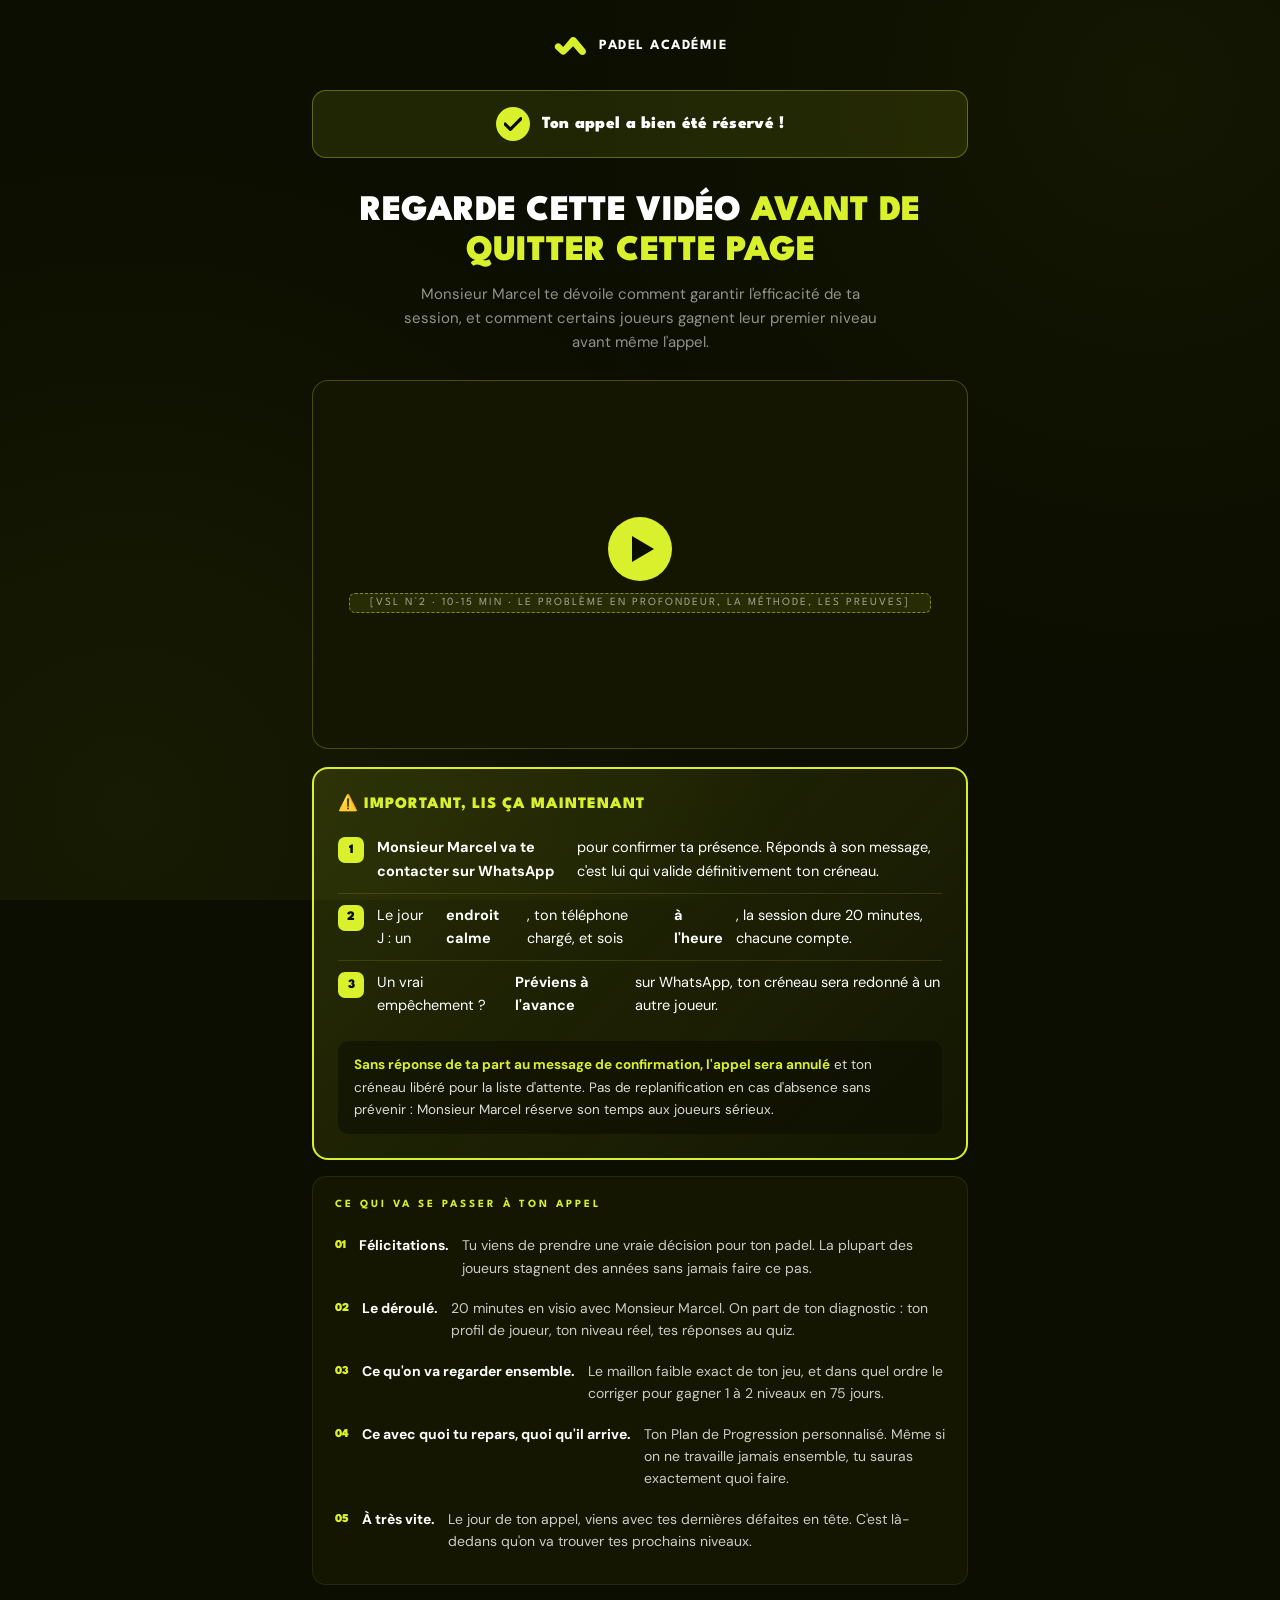
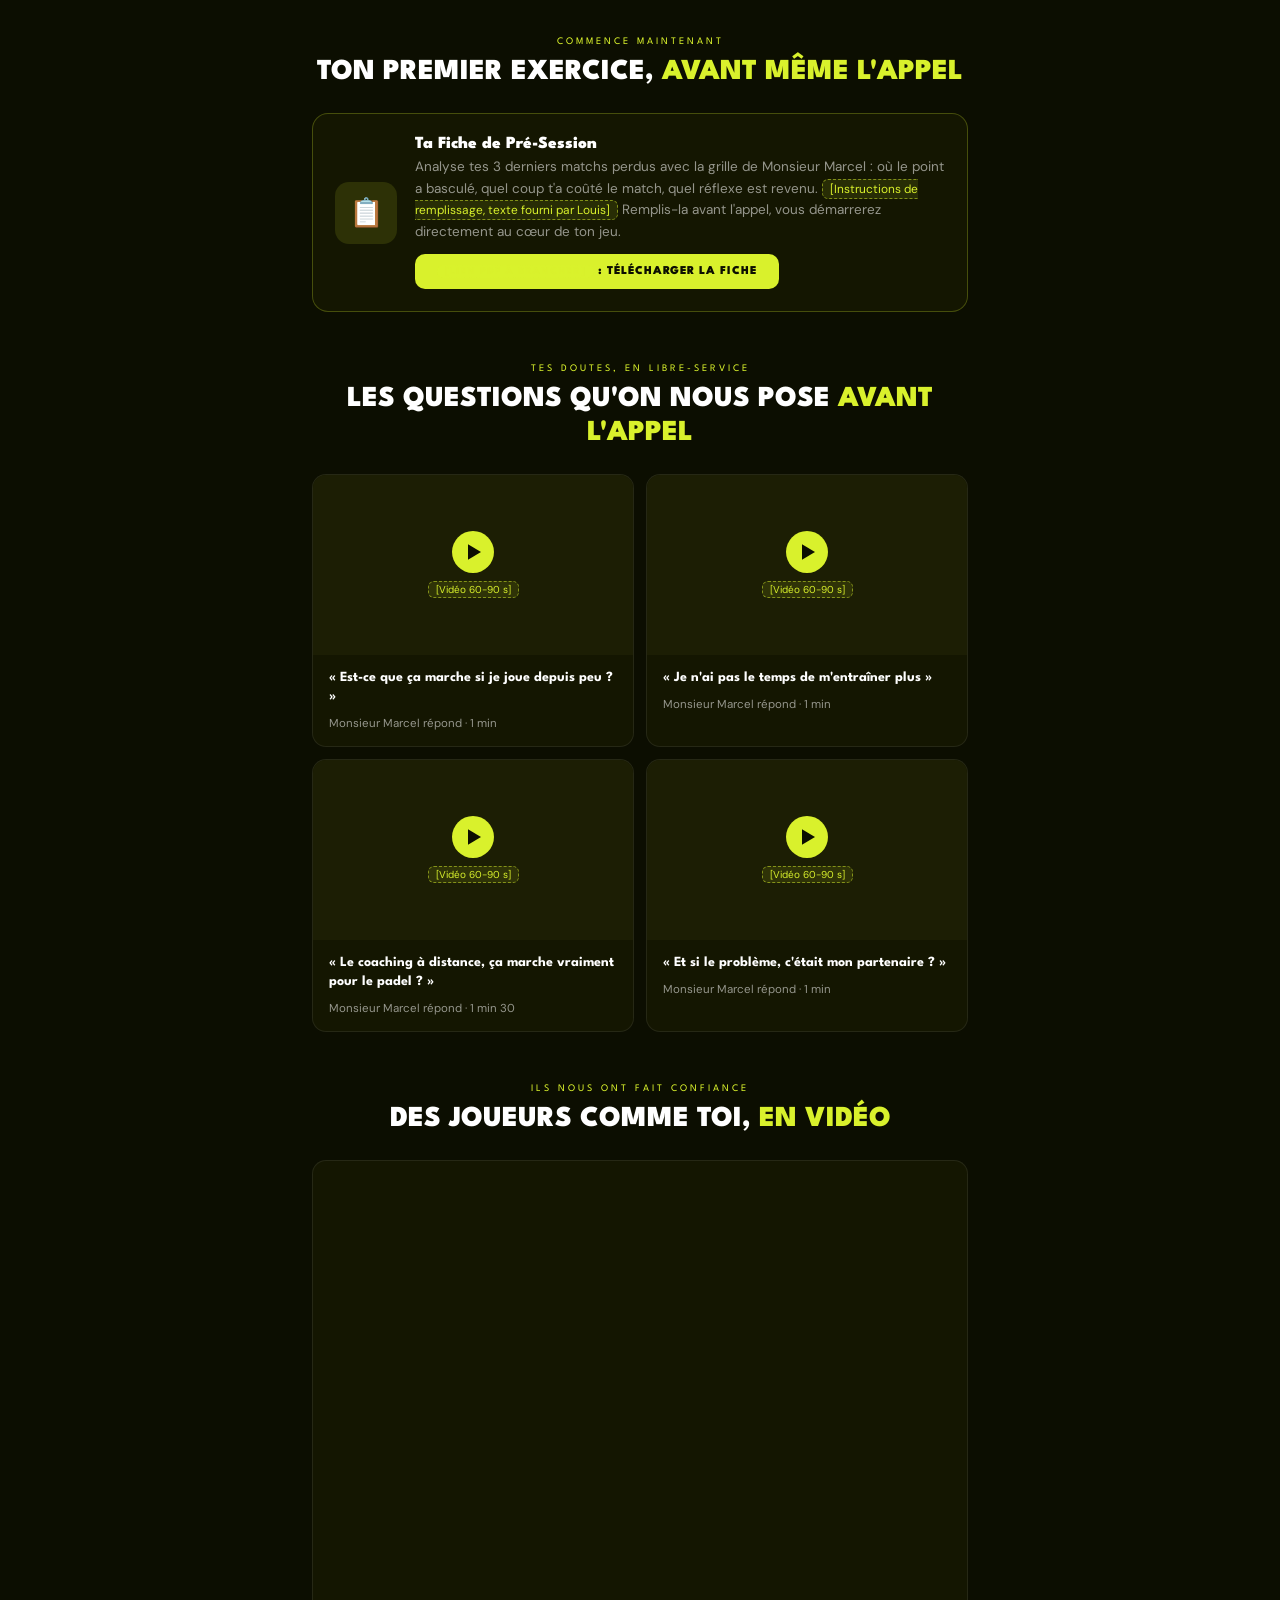
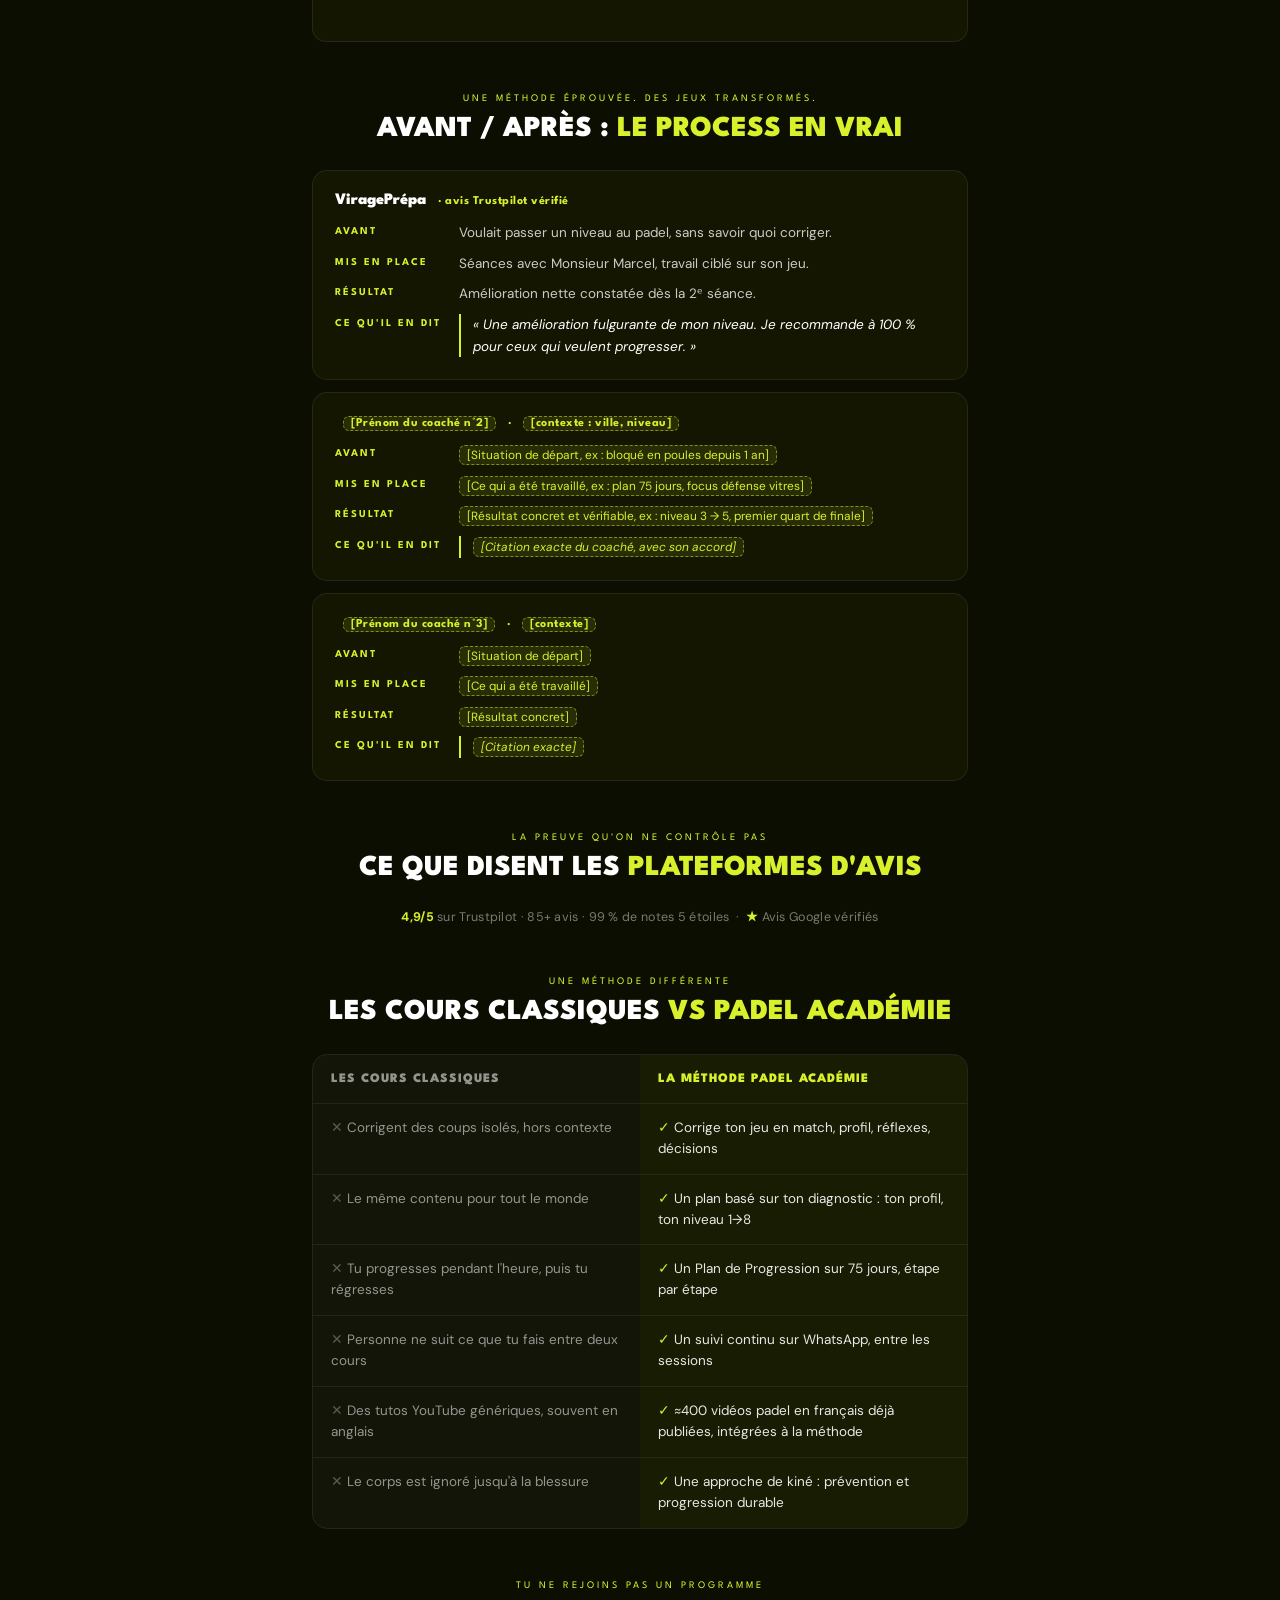
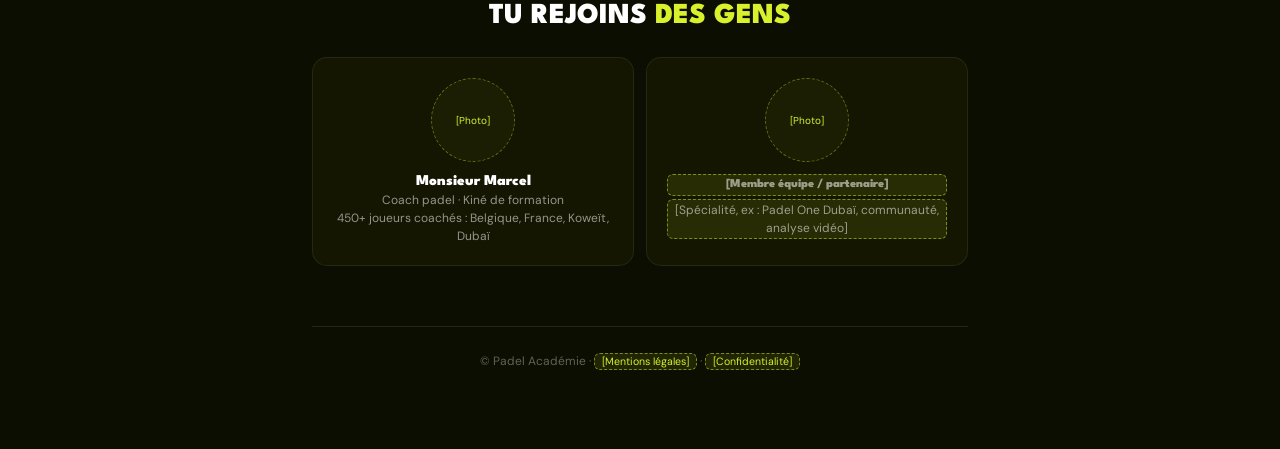
<file: funnel-v7/sources/thank-you.source.html>
<!DOCTYPE html>
<!-- ⚠️ CHIFFRES À VÉRIFIER AVANT MISE EN LIGNE (retour Louis 29/07) :
     nombre d'avis · note Trustpilot · joueurs coachés (450+) · joueurs transformés (150) · abonnés (10 000) -->

<html lang="fr">
<head>
<meta charset="UTF-8">
<meta name="viewport" content="width=device-width, initial-scale=1.0">
<title>Ton appel est réservé : Padel Académie</title>
<meta name="robots" content="noindex">
<link href="https://fonts.googleapis.com/css2?family=League+Spartan:wght@400;700;900&family=DM+Sans:wght@300;400;500&display=swap" rel="stylesheet">
<style>
:root{--lime:#D9F12C;--dark:#0C0E01;--dark2:#141601;--dark3:#1c1e04;--white:#fff;--wd:rgba(255,255,255,.55);--wf:rgba(255,255,255,.1)}
*{margin:0;padding:0;box-sizing:border-box}
html{scroll-behavior:smooth}
body{background:var(--dark);color:var(--white);font-family:'DM Sans',sans-serif;min-height:100vh;overflow-x:hidden}
body::before{content:'';position:fixed;inset:0;z-index:0;background-image:radial-gradient(circle at 10% 90%,rgba(217,241,44,.06) 0%,transparent 50%),radial-gradient(circle at 90% 10%,rgba(217,241,44,.04) 0%,transparent 45%);pointer-events:none}
.wrap{position:relative;z-index:1;max-width:700px;margin:0 auto;padding:36px 22px 80px}
.logo{display:flex;align-items:center;gap:12px;justify-content:center;margin-bottom:34px}
.logo svg{width:34px;height:auto}
.logo-txt{font-family:'League Spartan',sans-serif;font-weight:700;font-size:14px;letter-spacing:1.5px;text-transform:uppercase}
.ph{background:rgba(217,241,44,.1);border:1px dashed rgba(217,241,44,.5);color:var(--lime);border-radius:6px;padding:1px 7px;font-size:.88em}

/* ---- bloc 1 : badge ---- */
.badge-conf{display:flex;align-items:center;justify-content:center;gap:12px;background:rgba(217,241,44,.1);border:1px solid rgba(217,241,44,.35);border-radius:14px;padding:16px 22px;margin-bottom:34px;animation:up .5s ease forwards}
.badge-conf .rond{width:34px;height:34px;border-radius:50%;background:var(--lime);display:flex;align-items:center;justify-content:center;flex-shrink:0}
.badge-conf b{font-family:'League Spartan',sans-serif;font-weight:900;font-size:17px;letter-spacing:.3px}
@keyframes up{from{opacity:0;transform:translateY(14px)}to{opacity:1;transform:translateY(0)}}

/* ---- bloc 2 : instruction ---- */
.instr{text-align:center;margin-bottom:26px}
.instr h1{font-family:'League Spartan',sans-serif;font-weight:900;text-transform:uppercase;font-size:clamp(26px,6vw,36px);line-height:1.12;margin-bottom:10px}
.instr h1 span{color:var(--lime)}
.instr p{color:var(--wd);font-size:15px;line-height:1.6;max-width:480px;margin:0 auto}

/* ---- bloc 3 : vidéo ---- */
.vsl{aspect-ratio:16/9;border-radius:16px;border:1px solid rgba(217,241,44,.25);background:var(--dark2);display:flex;flex-direction:column;align-items:center;justify-content:center;gap:12px;margin-bottom:18px}
.vsl .play{width:64px;height:64px;border-radius:50%;background:var(--lime);display:flex;align-items:center;justify-content:center}
.vsl .play svg{margin-left:5px}
.vsl .vlbl{font-family:'League Spartan',sans-serif;font-size:11px;letter-spacing:2px;text-transform:uppercase;color:var(--wd);text-align:center;padding:0 20px;line-height:1.6}

/* ---- bloc 5 : cadre dur ---- */
.important{background:linear-gradient(135deg,rgba(217,241,44,.13) 0%,rgba(217,241,44,.04) 100%);border:2px solid var(--lime);border-radius:16px;padding:24px;margin-bottom:16px}
.important .itit{display:flex;align-items:center;gap:10px;font-family:'League Spartan',sans-serif;font-weight:900;font-size:16px;letter-spacing:1px;text-transform:uppercase;margin-bottom:14px;color:var(--lime)}
.important ol{list-style:none;counter-reset:imp}
.important ol li{counter-increment:imp;display:flex;align-items:flex-start;gap:13px;padding:10px 0;border-bottom:1px solid rgba(217,241,44,.15);font-size:14.5px;line-height:1.6}
.important ol li:last-child{border-bottom:none}
.important ol li::before{content:counter(imp);font-family:'League Spartan',sans-serif;font-weight:900;font-size:13px;color:var(--dark);background:var(--lime);border-radius:7px;width:26px;height:26px;display:flex;align-items:center;justify-content:center;flex-shrink:0;margin-top:1px}
.important .durete{margin-top:14px;padding:13px 16px;background:rgba(12,14,1,.55);border-radius:11px;font-size:13.5px;line-height:1.65;color:rgba(255,255,255,.85)}
.important .durete b{color:var(--lime)}

/* ---- texte variante / script ---- */
.script{background:var(--dark2);border:1px solid rgba(255,255,255,.08);border-radius:14px;padding:22px;margin-bottom:40px}
.script h3{font-family:'League Spartan',sans-serif;font-weight:700;font-size:11px;color:var(--lime);letter-spacing:3px;text-transform:uppercase;margin-bottom:16px}
.script ol{list-style:none;counter-reset:sc}
.script ol li{counter-increment:sc;display:flex;gap:13px;padding:9px 0;font-size:14px;line-height:1.6;color:rgba(255,255,255,.78)}
.script ol li::before{content:"0" counter(sc);font-family:'League Spartan',sans-serif;font-weight:900;font-size:12px;color:var(--lime);flex-shrink:0;margin-top:2px}
.script b{color:var(--white);white-space:nowrap}

/* ---- sections ---- */
section{margin-top:52px}
.sec-tag{font-family:'League Spartan',sans-serif;font-size:10px;color:var(--lime);letter-spacing:3px;text-transform:uppercase;text-align:center;margin-bottom:10px}
.sec-titre{font-family:'League Spartan',sans-serif;font-weight:900;text-transform:uppercase;font-size:clamp(22px,5vw,29px);line-height:1.15;text-align:center;margin-bottom:24px}
.sec-titre span{color:var(--lime)}

/* ---- bloc 6 : exercice ---- */
.exo{display:flex;gap:18px;align-items:center;background:var(--dark2);border:1px solid rgba(217,241,44,.25);border-radius:16px;padding:22px}
.exo .picto{flex:0 0 62px;height:62px;border-radius:14px;background:rgba(217,241,44,.12);display:flex;align-items:center;justify-content:center;font-size:28px}
.exo b{display:block;font-family:'League Spartan',sans-serif;font-weight:900;font-size:17px;margin-bottom:4px}
.exo p{font-size:13.5px;color:var(--wd);line-height:1.6;margin-bottom:12px}
.btn-dl{display:inline-block;padding:12px 22px;background:var(--lime);border:none;border-radius:10px;font-family:'League Spartan',sans-serif;font-weight:900;font-size:12px;color:var(--dark);letter-spacing:1px;text-transform:uppercase;text-decoration:none;transition:all .2s;cursor:pointer}
.btn-dl:hover{transform:translateY(-2px);box-shadow:0 8px 22px rgba(217,241,44,.22)}

/* ---- FAQ vidéos ---- */
.faqg{display:grid;grid-template-columns:1fr 1fr;gap:12px}
.faqv{background:var(--dark2);border:1px solid rgba(255,255,255,.08);border-radius:14px;overflow:hidden;transition:border-color .2s}
.faqv:hover{border-color:rgba(217,241,44,.35)}
.faqv .fvid{aspect-ratio:16/9;background:var(--dark3);display:flex;align-items:center;justify-content:center;flex-direction:column;gap:8px}
.faqv .fvid .miniplay{width:42px;height:42px;border-radius:50%;background:var(--lime);display:flex;align-items:center;justify-content:center}
.faqv .fvid .miniplay svg{margin-left:3px}
.faqv .ftxt{padding:14px 16px}
.faqv .ftxt b{font-family:'League Spartan',sans-serif;font-weight:700;font-size:14px;line-height:1.35;display:block;margin-bottom:4px}
.faqv .ftxt span{font-size:11.5px;color:var(--wd)}

/* ---- études de cas ---- */
.cas{background:var(--dark2);border:1px solid rgba(255,255,255,.08);border-radius:15px;padding:22px;margin-bottom:12px}
.cas .cnom{font-family:'League Spartan',sans-serif;font-weight:900;font-size:16px;margin-bottom:14px}
.cas .cnom span{color:var(--lime);font-size:12px;font-weight:700;letter-spacing:.5px;margin-left:8px}
.cas dl{display:grid;grid-template-columns:110px 1fr;gap:9px 14px;font-size:13.5px;line-height:1.6}
.cas dt{font-family:'League Spartan',sans-serif;font-weight:700;font-size:10.5px;letter-spacing:2px;text-transform:uppercase;color:var(--lime);padding-top:2px}
.cas dd{color:rgba(255,255,255,.78)}
.cas dd.verb{font-style:italic;color:var(--white);border-left:2px solid var(--lime);padding-left:12px}

/* ---- mur d'avis / senja ---- */
.senja-bloc{border-radius:14px;overflow:hidden;border:1px solid rgba(255,255,255,.08);background:var(--dark2);margin-bottom:14px}
.senja-bloc iframe{display:block;width:100%;height:480px;border:0;background:transparent}
.note-globale{text-align:center;font-size:12.5px;color:rgba(255,255,255,.45);letter-spacing:.3px}
.note-globale b{color:var(--lime)}

/* ---- comparatif ---- */
.comp{border:1px solid rgba(255,255,255,.1);border-radius:15px;overflow:hidden}
.comp .ligne{display:grid;grid-template-columns:1fr 1fr}
.comp .ligne>div{padding:14px 18px;font-size:13.5px;line-height:1.55;border-bottom:1px solid rgba(255,255,255,.07)}
.comp .ligne:last-child>div{border-bottom:none}
.comp .col-a{background:rgba(255,255,255,.03);color:var(--wd)}
.comp .col-b{background:rgba(217,241,44,.06);color:rgba(255,255,255,.9)}
.comp .tete>div{font-family:'League Spartan',sans-serif;font-weight:900;font-size:13px;letter-spacing:1px;text-transform:uppercase}
.comp .tete .col-b{color:var(--lime)}
.comp .col-a::before{content:'✕  ';color:rgba(255,255,255,.3)}
.comp .col-b::before{content:'✓  ';color:var(--lime)}
.comp .tete .col-a::before,.comp .tete .col-b::before{content:''}

/* ---- équipe ---- */
.equipe{display:grid;grid-template-columns:1fr 1fr;gap:12px}
.membre{background:var(--dark2);border:1px solid rgba(255,255,255,.08);border-radius:15px;padding:20px;text-align:center}
.membre .mphoto{width:84px;height:84px;border-radius:50%;background:var(--dark3);border:1px dashed rgba(217,241,44,.4);margin:0 auto 12px;display:flex;align-items:center;justify-content:center;font-size:10px;color:var(--lime);text-align:center;line-height:1.3;padding:6px}
.membre b{display:block;font-family:'League Spartan',sans-serif;font-weight:900;font-size:15px;margin-bottom:3px}
.membre span{font-size:12px;color:var(--wd);line-height:1.5;display:block}

footer{margin-top:60px;padding-top:26px;border-top:1px solid var(--wf);text-align:center;color:rgba(255,255,255,.35);font-size:12px}
.hidden{display:none!important}
@media(max-width:520px){.faqg,.equipe{grid-template-columns:1fr}.cas dl{grid-template-columns:1fr;gap:3px 0}.cas dt{margin-top:8px}.exo{flex-direction:column;text-align:center}}
@media (prefers-reduced-motion:reduce){*{animation:none!important;transition:none!important}}
</style>
</head>
<body>
<div class="wrap">

<div class="logo">
  <svg viewBox="0 0 100 58" fill="none" aria-hidden="true"><path d="M8 38 C4 34 4 28 8 24 C12 20 18 20 22 24 L30 32 L52 6 C56 2 63 2 67 6 L94 38 C98 42 98 49 94 53 C90 57 83 57 79 53 L59 30 L37 52 C33 56 27 56 23 52 Z" fill="#D9F12C"/></svg>
  <span class="logo-txt">Padel Académie</span>
</div>

<!-- ============ BLOC 1 · BADGE DE CONFIRMATION ============ -->
<div class="badge-conf">
  <div class="rond"><svg width="18" height="14" viewBox="0 0 34 26" fill="none"><path d="M2 13 L12 23 L32 3" stroke="#0C0E01" stroke-width="6" stroke-linecap="round" stroke-linejoin="round"/></svg></div>
  <b>Ton appel a bien été réservé !</b>
</div>

<!-- ============ BLOC 2 · INSTRUCTION DIRECTIVE ============ -->
<div class="instr">
  <h1>Regarde cette vidéo <span>avant de quitter cette page</span></h1>
  <p>Monsieur Marcel te dévoile comment garantir l'efficacité de ta session, et comment certains joueurs gagnent leur premier niveau avant même l'appel.</p>
</div>

<!-- ============ BLOC 3 · VSL N°2 ============ -->
<!-- [Remplacer ce cadre par l'embed de la VSL n°2 (10-15 min).
     Rappel framework : la vidéo pré-vend la TRANSFORMATION, jamais l'offre.
     Zéro prix, zéro module, c'est l'appel qui vendra.] -->
<div class="vsl">
  <div class="play"><svg width="22" height="26" viewBox="0 0 22 26" fill="none"><path d="M0 0 L22 13 L0 26 Z" fill="#0C0E01"/></svg></div>
  <span class="vlbl ph">[VSL n°2 · 10-15 min · le problème en profondeur, la méthode, les preuves]</span>
</div>

<!-- ============ BLOC 5 · CADRE DUR (immédiatement après le contenu) ============ -->
<div class="important">
  <div class="itit">⚠️ Important, lis ça maintenant</div>
  <ol>
    <li><b>Monsieur Marcel va te contacter sur WhatsApp</b> pour confirmer ta présence. Réponds à son message, c'est lui qui valide définitivement ton créneau.</li>
    <li>Le jour J : un <b>endroit calme</b>, ton téléphone chargé, et sois <b>à l'heure</b>, la session dure 20 minutes, chacune compte.</li>
    <li>Un vrai empêchement ? <b>Préviens à l'avance</b> sur WhatsApp, ton créneau sera redonné à un autre joueur.</li>
  </ol>
  <div class="durete"><b>Sans réponse de ta part au message de confirmation, l'appel sera annulé</b> et ton créneau libéré pour la liste d'attente. Pas de replanification en cas d'absence sans prévenir : Monsieur Marcel réserve son temps aux joueurs sérieux.</div>
</div>

<!-- Variante texte de la vidéo, le script des 5 temps, scannable
     (reste utile même quand la vidéo est en ligne : les pressés lisent) -->
<div class="script">
  <h3>Ce qui va se passer à ton appel</h3>
  <ol>
    <li><b>Félicitations.</b> Tu viens de prendre une vraie décision pour ton padel. La plupart des joueurs stagnent des années sans jamais faire ce pas.</li>
    <li><b>Le déroulé.</b> 20 minutes en visio avec Monsieur Marcel. On part de ton diagnostic : ton profil de joueur, ton niveau réel, tes réponses au quiz.</li>
    <li><b>Ce qu'on va regarder ensemble.</b> Le maillon faible exact de ton jeu, et dans quel ordre le corriger pour gagner 1 à 2 niveaux en 75 jours.</li>
    <li><b>Ce avec quoi tu repars, quoi qu'il arrive.</b> Ton Plan de Progression personnalisé. Même si on ne travaille jamais ensemble, tu sauras exactement quoi faire.</li>
    <li><b>À très vite.</b> Le jour de ton appel, viens avec tes dernières défaites en tête. C'est là-dedans qu'on va trouver tes prochains niveaux.</li>
  </ol>
</div>

<!-- ============ BLOC 6a · L'EXERCICE À TÉLÉCHARGER ============ -->
<section>
  <div class="sec-tag">Commence maintenant</div>
  <h2 class="sec-titre">Ton premier exercice, <span>avant même l'appel</span></h2>
  <div class="exo">
    <div class="picto">📋</div>
    <div>
      <b>Ta Fiche de Pré-Session</b>
      <p>Analyse tes 3 derniers matchs perdus avec la grille de Monsieur Marcel : où le point a basculé, quel coup t'a coûté le match, quel réflexe est revenu. <span class="ph">[Instructions de remplissage, texte fourni par Louis]</span> Remplis-la avant l'appel, vous démarrerez directement au cœur de ton jeu.</p>
      <a class="btn-dl" href="#" onclick="return false"><span class="ph">[Lien PDF à brancher]</span> : Télécharger la fiche</a>
    </div>
  </div>
</section>

<!-- ============ BLOC 6b · FAQ EN VIDÉOS COURTES ============ -->
<section>
  <div class="sec-tag">Tes doutes, en libre-service</div>
  <h2 class="sec-titre">Les questions qu'on nous pose <span>avant l'appel</span></h2>
  <div class="faqg">
    <!-- [Chaque carte = une vidéo de 60-90 s. Brancher les embeds une par une,
         au rythme d'une par semaine, la V2 se construit couche par couche.] -->
    <div class="faqv">
      <div class="fvid"><div class="miniplay"><svg width="13" height="16" viewBox="0 0 22 26" fill="none"><path d="M0 0 L22 13 L0 26 Z" fill="#0C0E01"/></svg></div><span class="ph" style="font-size:10px">[Vidéo 60-90 s]</span></div>
      <div class="ftxt"><b>« Est-ce que ça marche si je joue depuis peu ? »</b><span>Monsieur Marcel répond · 1 min</span></div>
    </div>
    <div class="faqv">
      <div class="fvid"><div class="miniplay"><svg width="13" height="16" viewBox="0 0 22 26" fill="none"><path d="M0 0 L22 13 L0 26 Z" fill="#0C0E01"/></svg></div><span class="ph" style="font-size:10px">[Vidéo 60-90 s]</span></div>
      <div class="ftxt"><b>« Je n'ai pas le temps de m'entraîner plus »</b><span>Monsieur Marcel répond · 1 min</span></div>
    </div>
    <div class="faqv">
      <div class="fvid"><div class="miniplay"><svg width="13" height="16" viewBox="0 0 22 26" fill="none"><path d="M0 0 L22 13 L0 26 Z" fill="#0C0E01"/></svg></div><span class="ph" style="font-size:10px">[Vidéo 60-90 s]</span></div>
      <div class="ftxt"><b>« Le coaching à distance, ça marche vraiment pour le padel ? »</b><span>Monsieur Marcel répond · 1 min 30</span></div>
    </div>
    <div class="faqv">
      <div class="fvid"><div class="miniplay"><svg width="13" height="16" viewBox="0 0 22 26" fill="none"><path d="M0 0 L22 13 L0 26 Z" fill="#0C0E01"/></svg></div><span class="ph" style="font-size:10px">[Vidéo 60-90 s]</span></div>
      <div class="ftxt"><b>« Et si le problème, c'était mon partenaire ? »</b><span>Monsieur Marcel répond · 1 min</span></div>
    </div>
  </div>
</section>

<!-- ============ BLOC 4 · PREUVE MONTÉE EN GAMME ============ -->

<!-- 4a · Témoignages vidéo (le format confiance ultime) -->
<section>
  <div class="sec-tag">Ils nous ont fait confiance</div>
  <h2 class="sec-titre">Des joueurs comme toi, <span>en vidéo</span></h2>
  <!-- Pour un rendu propre : widget Senja "Videos only" depuis le dashboard,
       à coller à la place de l'iframe. -->
  <div class="senja-bloc">
    <iframe src="https://senja.io/p/padel/eNr041E?hideNavigation=on&embed=on" title="Témoignages vidéo Padel Académie" loading="lazy" allow="autoplay; fullscreen"></iframe>
  </div>
</section>

<!-- 4b · Études de cas structurées -->
<section>
  <div class="sec-tag">Une méthode éprouvée. Des jeux transformés.</div>
  <h2 class="sec-titre">Avant / après : <span>le process en vrai</span></h2>

  <div class="cas">
    <div class="cnom">ViragePrépa <span>· avis Trustpilot vérifié</span></div>
    <dl>
      <dt>Avant</dt><dd>Voulait passer un niveau au padel, sans savoir quoi corriger.</dd>
      <dt>Mis en place</dt><dd>Séances avec Monsieur Marcel, travail ciblé sur son jeu.</dd>
      <dt>Résultat</dt><dd>Amélioration nette constatée dès la 2ᵉ séance.</dd>
      <dt>Ce qu'il en dit</dt><dd class="verb">« Une amélioration fulgurante de mon niveau. Je recommande à 100 % pour ceux qui veulent progresser. »</dd>
    </dl>
  </div>

  <!-- [Études de cas à compléter avec de VRAIS coachés (accord requis) :
       parmi les 150 joueurs transformés, choisir 2 cas avec résultat concret
       (niveau gagné, tournoi passé, classement). Structure imposée ↓] -->
  <div class="cas">
    <div class="cnom"><span class="ph">[Prénom du coaché n°2]</span> <span>· <span class="ph">[contexte : ville, niveau]</span></span></div>
    <dl>
      <dt>Avant</dt><dd><span class="ph">[Situation de départ, ex : bloqué en poules depuis 1 an]</span></dd>
      <dt>Mis en place</dt><dd><span class="ph">[Ce qui a été travaillé, ex : plan 75 jours, focus défense vitres]</span></dd>
      <dt>Résultat</dt><dd><span class="ph">[Résultat concret et vérifiable, ex : niveau 3 → 5, premier quart de finale]</span></dd>
      <dt>Ce qu'il en dit</dt><dd class="verb"><span class="ph">[Citation exacte du coaché, avec son accord]</span></dd>
    </dl>
  </div>
  <div class="cas">
    <div class="cnom"><span class="ph">[Prénom du coaché n°3]</span> <span>· <span class="ph">[contexte]</span></span></div>
    <dl>
      <dt>Avant</dt><dd><span class="ph">[Situation de départ]</span></dd>
      <dt>Mis en place</dt><dd><span class="ph">[Ce qui a été travaillé]</span></dd>
      <dt>Résultat</dt><dd><span class="ph">[Résultat concret]</span></dd>
      <dt>Ce qu'il en dit</dt><dd class="verb"><span class="ph">[Citation exacte]</span></dd>
    </dl>
  </div>
</section>

<!-- 4c · Mur d'avis externes (preuve tierce, statique, aucun lien sortant) -->
<section>
  <div class="sec-tag">La preuve qu'on ne contrôle pas</div>
  <h2 class="sec-titre">Ce que disent les <span>plateformes d'avis</span></h2>
  <p class="note-globale"><b>4,9/5</b> sur Trustpilot · 85+ avis · 99 % de notes 5 étoiles &nbsp;·&nbsp; <b>★</b> Avis Google vérifiés</p>
</section>

<!-- 4d · Comparatif « l'ancienne approche vs la nôtre » -->
<section>
  <div class="sec-tag">Une méthode différente</div>
  <h2 class="sec-titre">Les cours classiques <span>vs Padel Académie</span></h2>
  <div class="comp">
    <div class="ligne tete"><div class="col-a">Les cours classiques</div><div class="col-b">La méthode Padel Académie</div></div>
    <div class="ligne"><div class="col-a">Corrigent des coups isolés, hors contexte</div><div class="col-b">Corrige ton jeu en match, profil, réflexes, décisions</div></div>
    <div class="ligne"><div class="col-a">Le même contenu pour tout le monde</div><div class="col-b">Un plan basé sur ton diagnostic : ton profil, ton niveau 1→8</div></div>
    <div class="ligne"><div class="col-a">Tu progresses pendant l'heure, puis tu régresses</div><div class="col-b">Un Plan de Progression sur 75 jours, étape par étape</div></div>
    <div class="ligne"><div class="col-a">Personne ne suit ce que tu fais entre deux cours</div><div class="col-b">Un suivi continu sur WhatsApp, entre les sessions</div></div>
    <div class="ligne"><div class="col-a">Des tutos YouTube génériques, souvent en anglais</div><div class="col-b">≈400 vidéos padel en français déjà publiées, intégrées à la méthode</div></div>
    <div class="ligne"><div class="col-a">Le corps est ignoré jusqu'à la blessure</div><div class="col-b">Une approche de kiné : prévention et progression durable</div></div>
  </div>
</section>

<!-- 4e · L'équipe ============ -->
<section>
  <div class="sec-tag">Tu ne rejoins pas un programme</div>
  <h2 class="sec-titre">Tu rejoins <span>des gens</span></h2>
  <div class="equipe">
    <div class="membre">
      <div class="mphoto">[Photo]</div>
      <b>Monsieur Marcel</b>
      <span>Coach padel · Kiné de formation<br>450+ joueurs coachés : Belgique, France, Koweït, Dubaï</span>
    </div>
    <div class="membre">
      <div class="mphoto">[Photo]</div>
      <b><span class="ph">[Membre équipe / partenaire]</span></b>
      <span><span class="ph">[Spécialité, ex : Padel One Dubaï, communauté, analyse vidéo]</span></span>
    </div>
  </div>
</section>

<footer>
  © Padel Académie · <span class="ph">[Mentions légales]</span> · <span class="ph">[Confidentialité]</span>
</footer>

</div>
</body>
</html>
</file>
